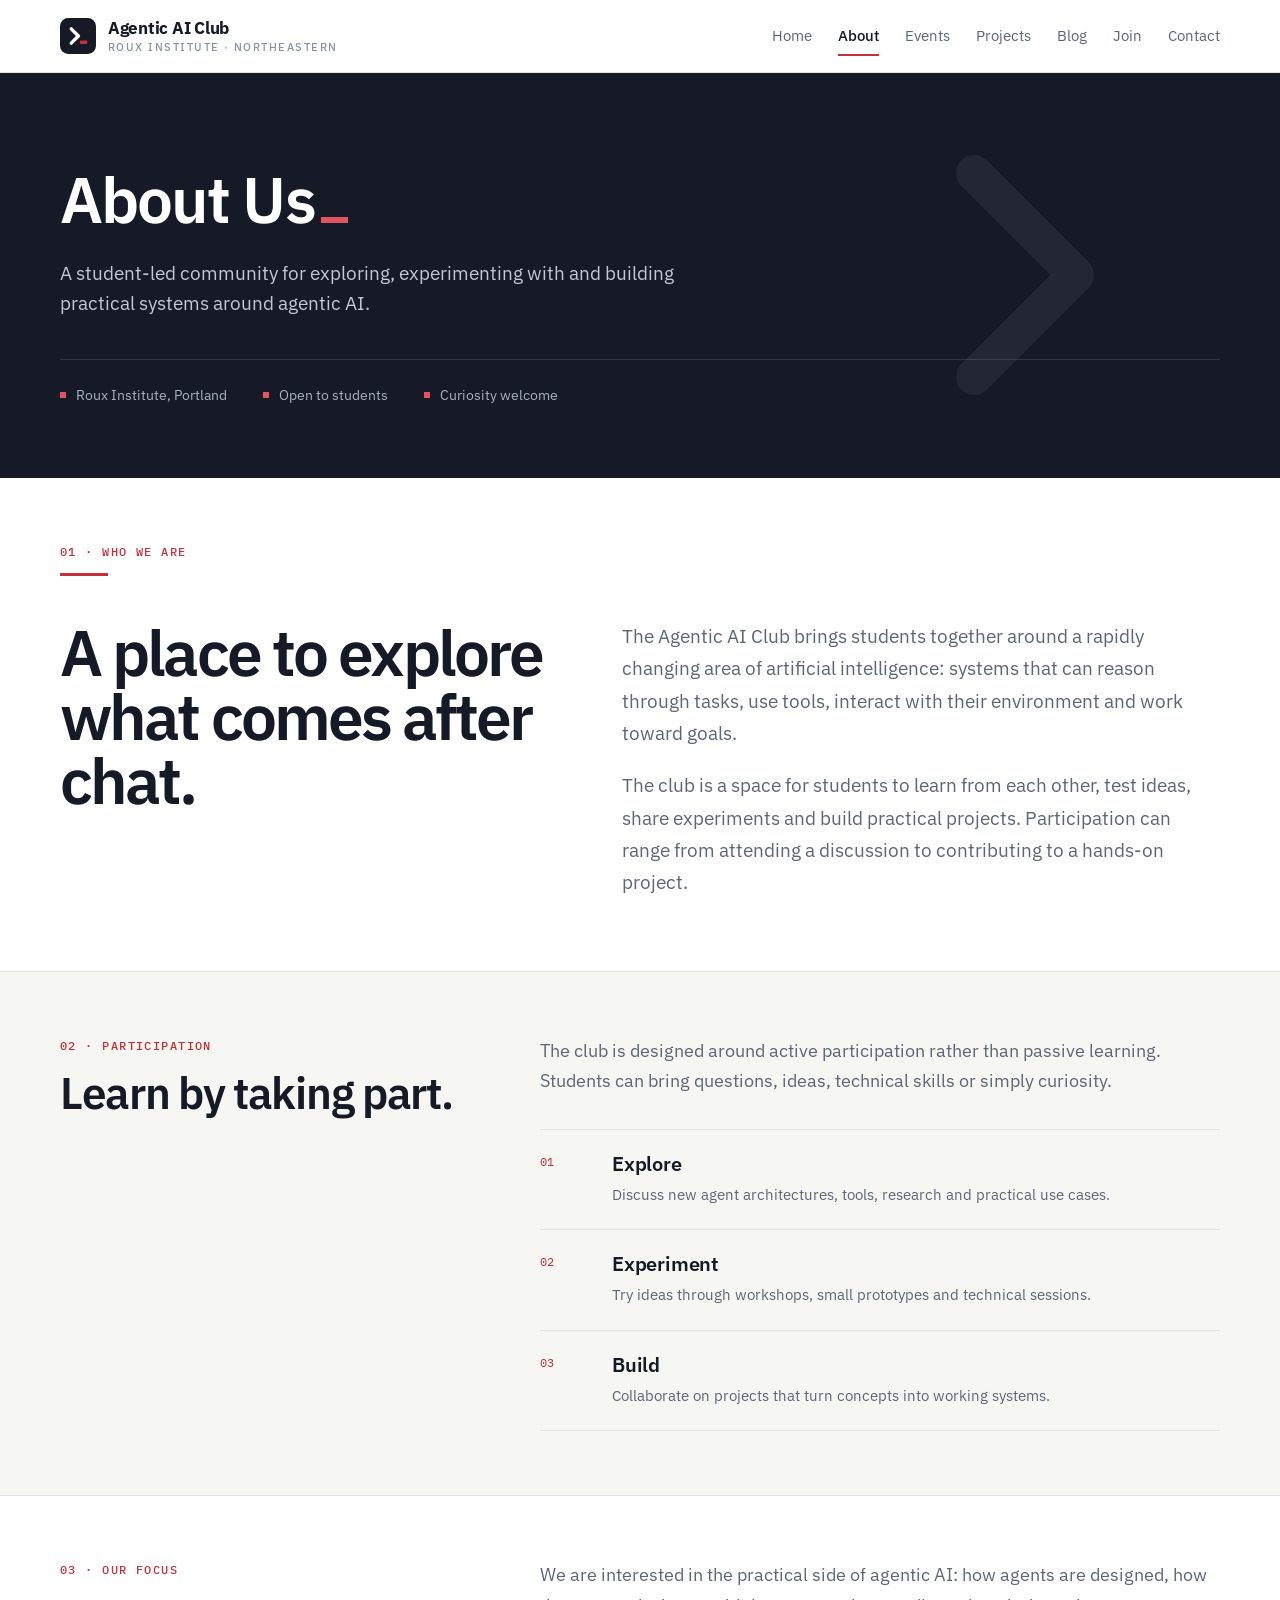
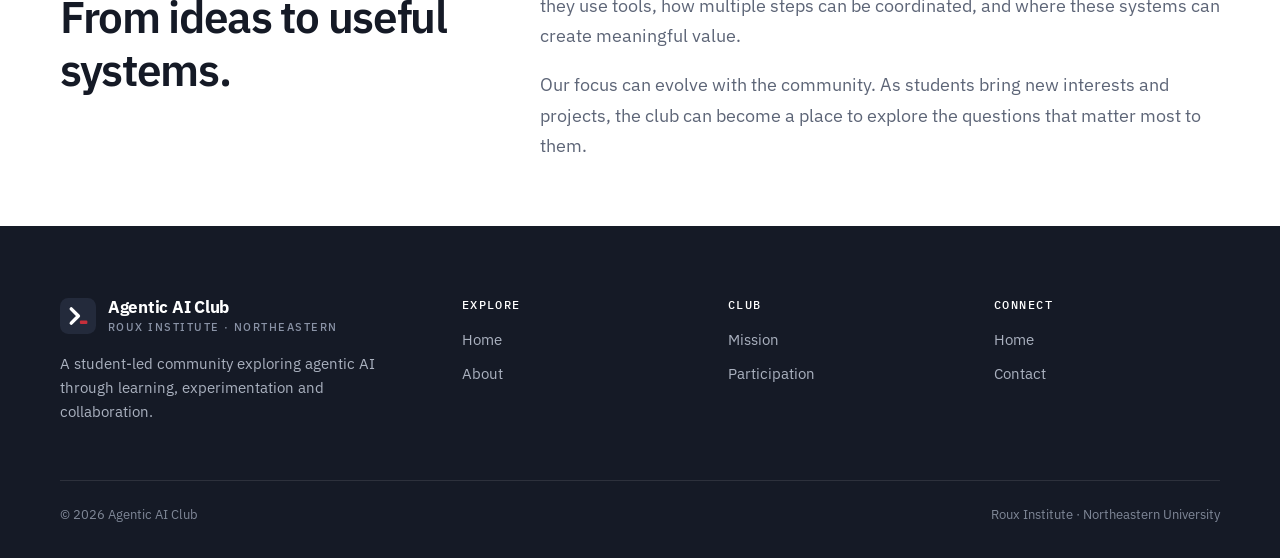
<file: about.html>
<!DOCTYPE html>
<html lang="en">
<head>
    <meta charset="UTF-8">
    <meta name="viewport" content="width=device-width, initial-scale=1.0">
    <title>About | Agentic AI Club</title>
    <meta name="description" content="About the Agentic AI Club at the Roux Institute, Northeastern University.">
    <link rel="icon" href="assets/favicon.svg" type="image/svg+xml">
    <link rel="preconnect" href="https://fonts.googleapis.com">
    <link rel="preconnect" href="https://fonts.gstatic.com" crossorigin>
    <link href="https://fonts.googleapis.com/css2?family=IBM+Plex+Mono:wght@400;500&family=IBM+Plex+Sans:wght@400;500;600;700&display=swap" rel="stylesheet">
    <link rel="stylesheet" href="css/style.css">
</head>
<body>
<a class="skip-link" href="#main">Skip to content</a>

<header class="topbar">
    <div class="wrap topbar__inner">
        <a class="logo" href="index.html" aria-label="Agentic AI Club home">
            <svg class="logo__mark" viewBox="0 0 48 48" aria-hidden="true">
                <rect class="logo__tile" width="48" height="48" rx="11" fill="#151a26"/>
                <path d="M15 14.5 24.5 24 15 33.5" fill="none" stroke="#fff" stroke-width="4.6" stroke-linecap="round" stroke-linejoin="round"/>
                <rect x="26.5" y="30" width="10" height="4.6" rx="1.4" fill="#c62f3b"/>
            </svg>
            <span class="logo__text"><span class="logo__name">Agentic AI Club</span><span class="logo__sub">Roux Institute · Northeastern</span></span>
        </a>

        <button class="nav-toggle" type="button" aria-expanded="false" aria-controls="site-nav">
            <span class="sr-only">Menu</span>
            <span class="nav-toggle__bar nav-toggle__bar--top"></span>
            <span class="nav-toggle__bar nav-toggle__bar--bottom"></span>
        </button>

        <nav id="site-nav" class="nav" aria-label="Main">
            <a href="index.html">Home</a>
            <a href="about.html" aria-current="page">About</a>
            <a href="events.html">Events</a>
            <a href="projects.html">Projects</a>
            <a href="blog.html">Blog</a>
            <a href="join.html">Join</a>
            <a href="contact.html">Contact</a>
        </nav>
    </div>
</header>

<main id="main">
    <section class="page-head">
        <svg class="page-head__glyph" viewBox="0 0 200 200" aria-hidden="true">
            <path d="M36 32 104 100 36 168" fill="none" stroke="rgba(255,255,255,0.06)" stroke-width="24" stroke-linecap="round" stroke-linejoin="round"/>
        </svg>
        <div class="wrap page-head__inner">
            <div class="page-head__content">
                
                <h1>About Us<span class="cursor" aria-hidden="true"></span></h1>
                <p class="lead">A student-led community for exploring, experimenting with and building practical systems around agentic AI.</p>
            </div>
            <ul class="facts">
                <li>Roux Institute, Portland</li>
                <li>Open to students</li>
                <li>Curiosity welcome</li>
            </ul>
        </div>
    </section>

    <section class="about-intro">
        <div class="wrap">
            <span class="label">01 · Who we are</span>
            <div class="home-rule"></div>
            <div class="about-intro__grid" style="margin-top: 44px;">
                <h2 class="about-intro__title">A place to explore what comes after chat.</h2>
                <div class="about-intro__copy">
                    <p>The Agentic AI Club brings students together around a rapidly changing area of artificial intelligence: systems that can reason through tasks, use tools, interact with their environment and work toward goals.</p>
                    <p>The club is a space for students to learn from each other, test ideas, share experiments and build practical projects. Participation can range from attending a discussion to contributing to a hands-on project.</p>
                </div>
            </div>
        </div>
    </section>

    <section class="about-block about-block--warm" id="participation">
        <div class="wrap">
            <div class="about-block__grid">
                <div>
                    <span class="label">02 · Participation</span>
                    <h2>Learn by taking part.</h2>
                </div>
                <div class="about-block__content">
                    <p>The club is designed around active participation rather than passive learning. Students can bring questions, ideas, technical skills or simply curiosity.</p>
                    <ul class="about-list">
                        <li><span class="about-list__number">01</span><div><h3>Explore</h3><p>Discuss new agent architectures, tools, research and practical use cases.</p></div></li>
                        <li><span class="about-list__number">02</span><div><h3>Experiment</h3><p>Try ideas through workshops, small prototypes and technical sessions.</p></div></li>
                        <li><span class="about-list__number">03</span><div><h3>Build</h3><p>Collaborate on projects that turn concepts into working systems.</p></div></li>
                    </ul>
                </div>
            </div>
        </div>
    </section>

    <section class="about-block">
        <div class="wrap">
            <div class="about-block__grid">
                <div>
                    <span class="label">03 · Our focus</span>
                    <h2>From ideas to useful systems.</h2>
                </div>
                <div class="about-block__content">
                    <p>We are interested in the practical side of agentic AI: how agents are designed, how they use tools, how multiple steps can be coordinated, and where these systems can create meaningful value.</p>
                    <p>Our focus can evolve with the community. As students bring new interests and projects, the club can become a place to explore the questions that matter most to them.</p>
                </div>
            </div>
        </div>
    </section>

    <!--<section class="cta-band">
        <div class="wrap cta-band__inner">
            <div>
                <h2>Curious about agentic AI?</h2>
                <p>Start by exploring what the club is working on and find a way to participate.</p>
            </div>
            <a class="btn btn--dark" href="index.html">Back to home <span class="btn__arrow" aria-hidden="true">→</span></a>
        </div>
    </section>-->
</main>

<footer class="footer">
    <div class="wrap">
        <div class="footer__grid">
            <div>
                <a class="logo" href="index.html" aria-label="Agentic AI Club home">
                    <svg class="logo__mark" viewBox="0 0 48 48" aria-hidden="true">
                        <rect class="logo__tile" width="48" height="48" rx="11" fill="#232a3b"/>
                        <path d="M15 14.5 24.5 24 15 33.5" fill="none" stroke="#fff" stroke-width="4.6" stroke-linecap="round" stroke-linejoin="round"/>
                        <rect x="26.5" y="30" width="10" height="4.6" rx="1.4" fill="#c62f3b"/>
                    </svg>
                    <span class="logo__text"><span class="logo__name">Agentic AI Club</span><span class="logo__sub">Roux Institute · Northeastern</span></span>
                </a>
                <p class="footer__about">A student-led community exploring agentic AI through learning, experimentation and collaboration.</p>
            </div>
            <div><h4>Explore</h4><ul><li><a href="index.html">Home</a></li><li><a href="about.html">About</a></li></ul></div>
            <div><h4>Club</h4><ul><li><a href="#">Mission</a></li><li><a href="#participation">Participation</a></li></ul></div>
            <div><h4>Connect</h4><ul><li><a href="index.html">Home</a></li><li><a href="contact.html">Contact</a></li></ul></div>
        </div>
        <div class="footer__bottom"><span>© <span data-year></span> Agentic AI Club</span><span>Roux Institute · Northeastern University</span></div>
    </div>
</footer>
<script src="js/club.js"></script>
</body>
</html>
</file>
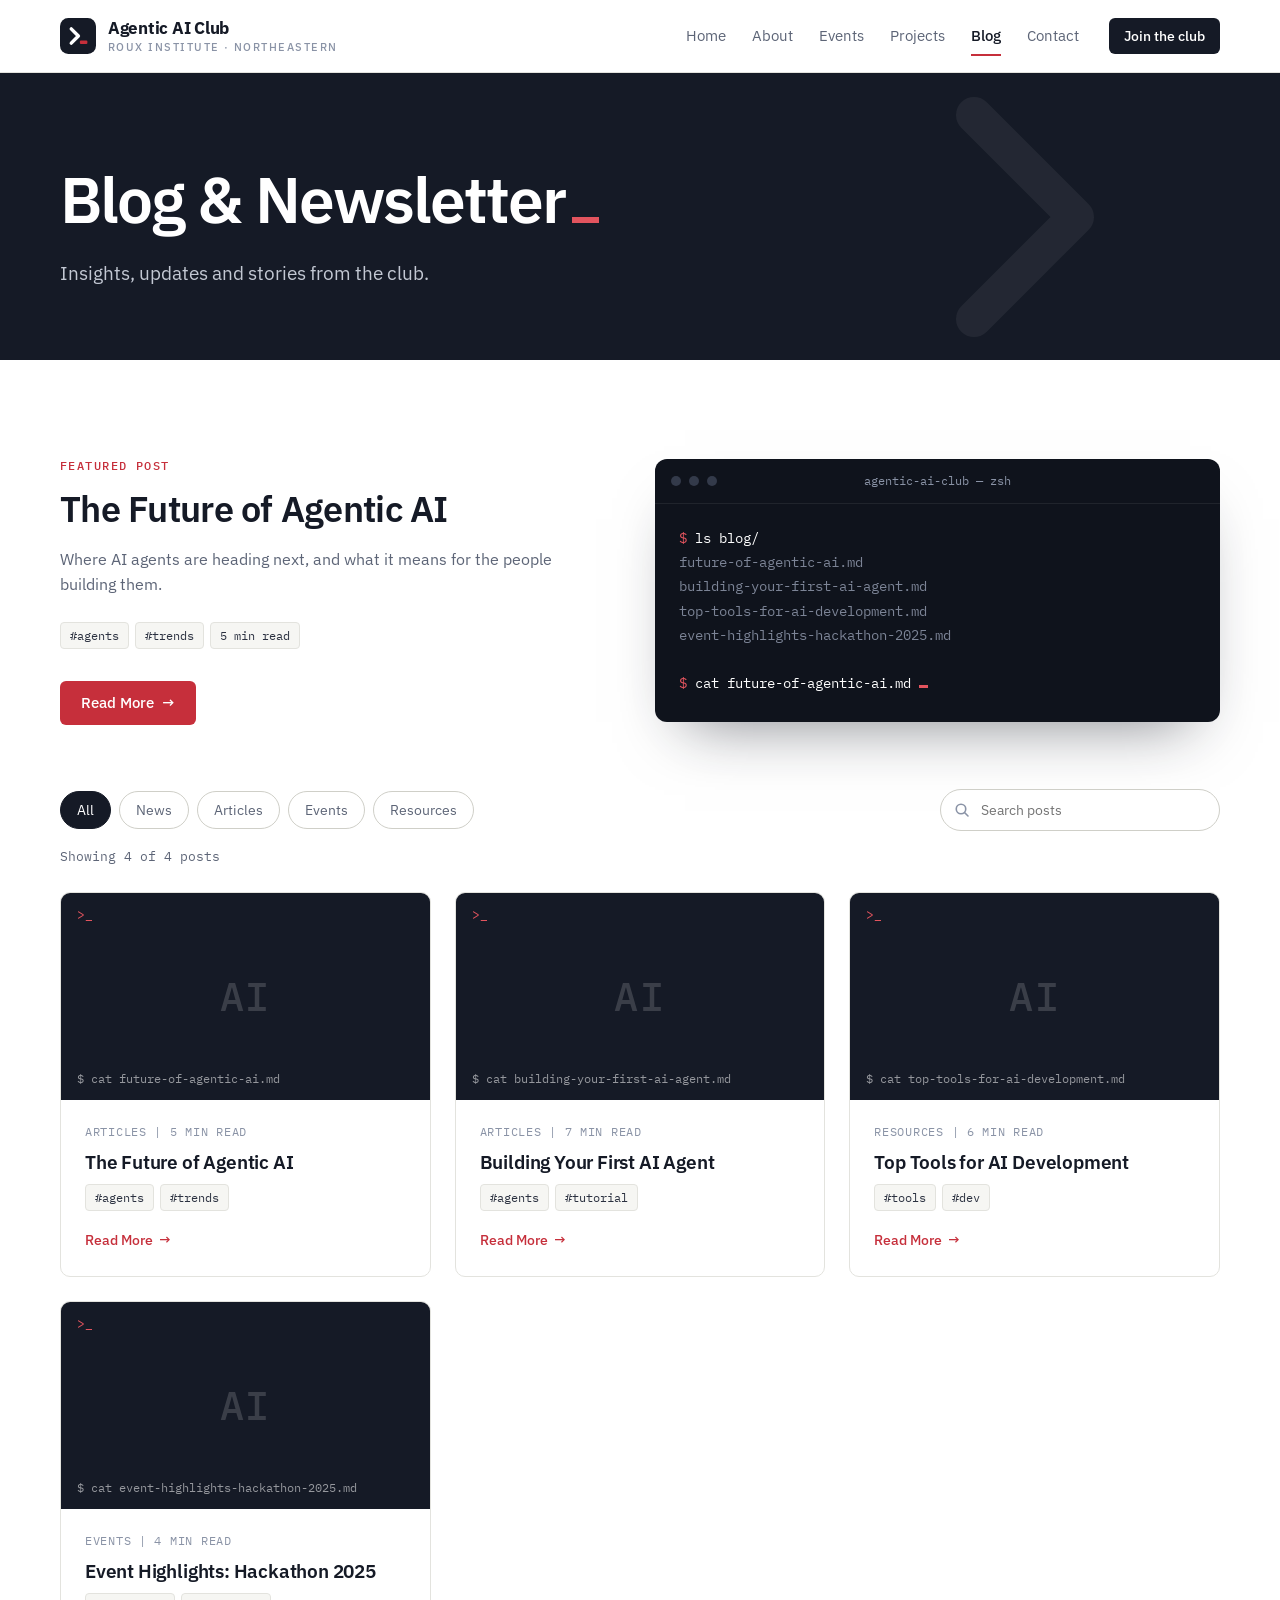
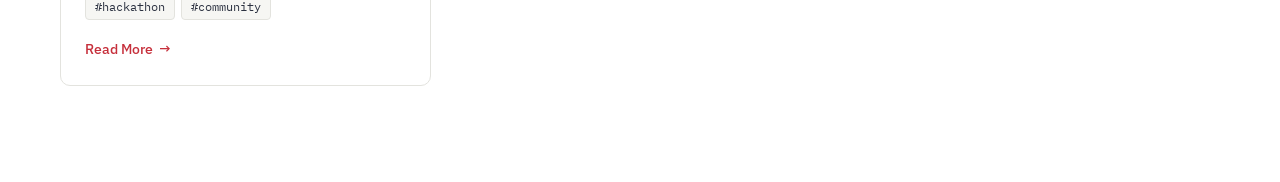
<file: blog.html>
<!DOCTYPE html>
<html lang="en">

<head>
    <meta charset="UTF-8">
    <meta name="viewport" content="width=device-width, initial-scale=1.0">

    <title>Blog & Newsletter | Agentic AI Club</title>

    <link rel="icon" href="assets/favicon.svg" type="image/svg+xml">

    <link rel="preconnect" href="https://fonts.googleapis.com">
    <link rel="preconnect" href="https://fonts.gstatic.com" crossorigin>
    <link href="https://fonts.googleapis.com/css2?family=IBM+Plex+Mono:wght@400;500&family=IBM+Plex+Sans:wght@400;500;600;700&display=swap" rel="stylesheet">

    <link rel="stylesheet" href="css/style.css">
</head>


<body>

    <a class="skip-link" href="#main">Skip to content</a>


    <!-- =========================
         NAVIGATION BAR
    ========================== -->

    <header class="topbar">
        <div class="wrap topbar__inner">

            <a class="logo" href="index.html" aria-label="Agentic AI Club home">
                <svg class="logo__mark" viewBox="0 0 48 48" aria-hidden="true" focusable="false">
                    <rect class="logo__tile" width="48" height="48" rx="11" fill="#151a26"/>
                    <path d="M15 14.5 24.5 24 15 33.5" fill="none" stroke="#fff" stroke-width="4.6" stroke-linecap="round" stroke-linejoin="round"/>
                    <rect x="26.5" y="30" width="10" height="4.6" rx="1.4" fill="#c62f3b"/>
                </svg>
                <span class="logo__text">
                    <span class="logo__name">Agentic AI Club</span>
                    <span class="logo__sub">Roux Institute · Northeastern</span>
                </span>
            </a>

            <button class="nav-toggle" type="button" aria-expanded="false" aria-controls="site-nav">
                <span class="sr-only">Menu</span>
                <span class="nav-toggle__bar nav-toggle__bar--top"></span>
                <span class="nav-toggle__bar nav-toggle__bar--bottom"></span>
            </button>

            <nav id="site-nav" class="nav" aria-label="Main">
                <a href="index.html">Home</a>
                <a href="about.html">About</a>
                <a href="events.html">Events</a>
                <a href="projects.html">Projects</a>
                <a href="blog.html" aria-current="page">Blog</a>
                <a href="contact.html">Contact</a>
                <a class="btn btn--dark btn--sm nav__cta" href="join.html">Join the club</a>
            </nav>

        </div>
    </header>



    <!-- =========================
         MAIN CONTENT
    ========================== -->

    <main id="main">


        <!-- =========================
             BLOG HERO
        ========================== -->

        <section class="page-head">
            <svg class="page-head__glyph" viewBox="0 0 200 200" aria-hidden="true" focusable="false">
                <path d="M36 32 104 100 36 168" fill="none" stroke="rgba(255,255,255,0.06)" stroke-width="24" stroke-linecap="round" stroke-linejoin="round"/>
            </svg>

            <div class="wrap page-head__inner">
                <div class="page-head__content">
                   
                    <h1>Blog & Newsletter<span class="cursor" aria-hidden="true"></span></h1>
                    <p class="lead">Insights, updates and stories from the club.</p>
                </div>
            </div>
        </section>



        <!-- =========================
             BLOG SECTION
        ========================== -->

        <section class="section blog-section container">


            <!-- =========================
                 FEATURED POST
            ========================== -->

            <div class="spotlight blog-spotlight">

                <div>
                    <span class="label">Featured post</span>
                    <h2>The Future of Agentic AI</h2>
                    <p class="spotlight__desc">
                        Where AI agents are heading next, and what it means for the
                        people building them.
                    </p>

                    <ul class="chips" aria-label="Post tags">
                        <li>#agents</li>
                        <li>#trends</li>
                        <li>5 min read</li>
                    </ul>

                    <div class="spotlight__actions">
                        <a href="#" class="btn btn--primary">
                            Read More <span class="btn__arrow" aria-hidden="true">→</span>
                        </a>
                    </div>
                </div>

                <figure class="terminal" aria-label="Terminal listing the blog posts">
                    <div class="terminal__bar" aria-hidden="true">
                        <span></span><span></span><span></span>
                        <p class="terminal__title">agentic-ai-club — zsh</p>
                    </div>
<pre class="terminal__body" data-type-target><span class="t-prompt">$</span> <span class="t-strong">ls blog/</span>
<span class="t-dim">future-of-agentic-ai.md
building-your-first-ai-agent.md
top-tools-for-ai-development.md
event-highlights-hackathon-2025.md</span>

<span class="t-prompt">$</span> <span class="t-strong">cat future-of-agentic-ai.md</span> <span class="t-cursor" aria-hidden="true"></span></pre>
                </figure>

            </div>


            <!-- =========================
                 FILTERS + SEARCH
            ========================== -->

            <div class="toolbar blog-toolbar">

                <div
                    class="filter-row"
                    role="group"
                    aria-label="Blog categories"
                >
                    <button class="filter active" type="button" data-filter="all" aria-pressed="true">All</button>
                    <button class="filter" type="button" data-filter="news" aria-pressed="false">News</button>
                    <button class="filter" type="button" data-filter="articles" aria-pressed="false">Articles</button>
                    <button class="filter" type="button" data-filter="events" aria-pressed="false">Events</button>
                    <button class="filter" type="button" data-filter="resources" aria-pressed="false">Resources</button>
                </div>

                <label class="search">
                    <span class="sr-only">Search posts</span>
                    <svg viewBox="0 0 16 16" fill="none" stroke="currentColor" stroke-width="1.6" stroke-linecap="round" aria-hidden="true">
                        <circle cx="7" cy="7" r="4.75"/>
                        <path d="m10.5 10.5 3.5 3.5"/>
                    </svg>
                    <input type="search" placeholder="Search posts" data-blog-search>
                </label>

            </div>

            <p class="result-count" data-blog-count aria-live="polite"></p>


            <!-- =========================
                 BLOG CARDS
            ========================== -->

            <div class="post-grid">


                <!-- CARD 1 -->

                <article
                    class="post-card"
                    data-category="articles" data-tags="agents trends"
                >

                    <div class="post-image">

                        <span class="post-file">$ cat future-of-agentic-ai.md</span>
                        <span class="image-placeholder">
                            AI
                        </span>

                    </div>


                    <div class="post-content">

                        <span class="post-meta">
                            Articles | 5 min read
                        </span>

                        <h3>
                            The Future of Agentic AI
                        </h3>

                        <ul class="chips post-tags" aria-label="Tags">
                            <li>#agents</li>
                            <li>#trends</li>
                        </ul>

                        <a
                            href="#"
                            class="read-more"
                        >
                            Read More
                            <span>→</span>
                        </a>

                    </div>

                </article>



                <!-- CARD 2 -->

                <article
                    class="post-card"
                    data-category="articles" data-tags="agents tutorial"
                >

                    <div class="post-image">

                        <span class="post-file">$ cat building-your-first-ai-agent.md</span>
                        <span class="image-placeholder">
                            AI
                        </span>

                    </div>


                    <div class="post-content">

                        <span class="post-meta">
                            Articles | 7 min read
                        </span>

                        <h3>
                            Building Your First AI Agent
                        </h3>

                        <ul class="chips post-tags" aria-label="Tags">
                            <li>#agents</li>
                            <li>#tutorial</li>
                        </ul>

                        <a
                            href="#"
                            class="read-more"
                        >
                            Read More
                            <span>→</span>
                        </a>

                    </div>

                </article>



                <!-- CARD 3 -->

                <article
                    class="post-card"
                    data-category="resources" data-tags="tools dev"
                >

                    <div class="post-image">

                        <span class="post-file">$ cat top-tools-for-ai-development.md</span>
                        <span class="image-placeholder">
                            AI
                        </span>

                    </div>


                    <div class="post-content">

                        <span class="post-meta">
                            Resources | 6 min read
                        </span>

                        <h3>
                            Top Tools for AI Development
                        </h3>

                        <ul class="chips post-tags" aria-label="Tags">
                            <li>#tools</li>
                            <li>#dev</li>
                        </ul>

                        <a
                            href="#"
                            class="read-more"
                        >
                            Read More
                            <span>→</span>
                        </a>

                    </div>

                </article>



                <!-- CARD 4 -->

                <article
                    class="post-card"
                    data-category="events" data-tags="hackathon community"
                >

                    <div class="post-image">

                        <span class="post-file">$ cat event-highlights-hackathon-2025.md</span>
                        <span class="image-placeholder">
                            AI
                        </span>

                    </div>


                    <div class="post-content">

                        <span class="post-meta">
                            Events | 4 min read
                        </span>

                        <h3>
                            Event Highlights: Hackathon 2025
                        </h3>

                        <ul class="chips post-tags" aria-label="Tags">
                            <li>#hackathon</li>
                            <li>#community</li>
                        </ul>

                        <a
                            href="#"
                            class="read-more"
                        >
                            Read More
                            <span>→</span>
                        </a>

                    </div>

                </article>

            </div>


            <!-- Shown when a category has no posts -->

            <p
                class="empty-state"
                hidden
            >
                No posts found in this category.
            </p>

        </section>



        <!-- =========================
             NEWSLETTER
        ========================== 

        <section class="newsletter-band">

            <div class="container newsletter-inner">


                 Newsletter text

                <div class="newsletter-copy">

                    <div class="newsletter-icon">
                        ✉
                    </div>

                    <div>

                        <h2>
                            Subscribe to our Newsletter
                        </h2>

                        <p>
                            Get the latest updates, events and resources.
                        </p>

                    </div>

                </div>



                 Newsletter form 

                <div class="newsletter-box">

                    <form
                        class="newsletter-form"
                        novalidate
                        data-newsletter
                    >

                        <div class="newsletter-fields">

                            <div class="newsletter-field">
                                <label class="sr-only" for="newsletter-name">First name</label>
                                <input
                                    id="newsletter-name"
                                    name="name"
                                    type="text"
                                    placeholder="Your first name"
                                    autocomplete="given-name"
                                    aria-describedby="newsletter-name-error"
                                >
                                <p class="newsletter-error" id="newsletter-name-error" aria-live="polite"></p>
                            </div>

                            <div class="newsletter-field">
                                <label class="sr-only" for="newsletter-email">Email address</label>
                                <input
                                    id="newsletter-email"
                                    name="email"
                                    type="email"
                                    placeholder="Enter your email"
                                    autocomplete="email"
                                    aria-describedby="newsletter-email-error"
                                >
                                <p class="newsletter-error" id="newsletter-email-error" aria-live="polite"></p>
                            </div>

                        </div>

                        <button
                            class="btn btn--primary"
                            type="submit"
                        >
                            Subscribe
                        </button>

                    </form>

                    <div class="newsletter-success" data-newsletter-success tabindex="-1" hidden>
                        <p class="kicker"><span class="kicker__prompt">$</span> subscribed</p>
                        <h3>Thanks, <span data-newsletter-name></span>. You're in.</h3>
                        <p>
                            We'll send the latest updates, events and resources to
                            <strong data-newsletter-email></strong>.
                        </p>
                    </div>

                </div>

            </div>

        </section>-->

    </main>



    <!-- =========================
         FOOTER
    ========================== 

    <footer class="footer">
        <div class="wrap">

            <div class="footer__grid">
                <div class="footer__brand">
                    <a class="logo" href="index.html" aria-label="Agentic AI Club home">
                        <svg class="logo__mark" viewBox="0 0 48 48" aria-hidden="true" focusable="false">
                            <rect class="logo__tile" width="48" height="48" rx="11" fill="#151a26"/>
                            <path d="M15 14.5 24.5 24 15 33.5" fill="none" stroke="#fff" stroke-width="4.6" stroke-linecap="round" stroke-linejoin="round"/>
                            <rect x="26.5" y="30" width="10" height="4.6" rx="1.4" fill="#c62f3b"/>
                        </svg>
                        <span class="logo__text">
                            <span class="logo__name">Agentic AI Club</span>
                            <span class="logo__sub">Roux Institute · Northeastern</span>
                        </span>
                    </a>
                </div>

                <div>
                    <h4>Club</h4>
                    <ul>
                        <li><a href="index.html">Home</a></li>
                        <li><a href="about.html">About</a></li>
                        <li><a href="events.html">Events</a></li>
                        <li><a href="projects.html">Projects</a></li>
                    </ul>
                </div>

                <div>
                    <h4>Get involved</h4>
                    <ul>
                        <li><a href="join.html">Join the club</a></li>
                        <li><a href="blog.html">Blog &amp; newsletter</a></li>
                        <li><a href="faq.html">FAQ</a></li>
                        <li><a href="contact.html">Contact</a></li>
                    </ul>
                </div>

                <div>
                    <h4>Follow</h4>
                    <ul>
                        <li><a href="#">LinkedIn</a></li>
                        <li><a href="#">X</a></li>
                        <li><a href="#">GitHub</a></li>
                    </ul>
                </div>
            </div>

            <div class="footer__bottom">
                <span>© 2025 Agentic AI Club. All rights reserved.</span>
            </div>

        </div>
    </footer>-->



    <!-- JavaScript -->
    <script src="js/main.js"></script>

</body>

</html>
</file>
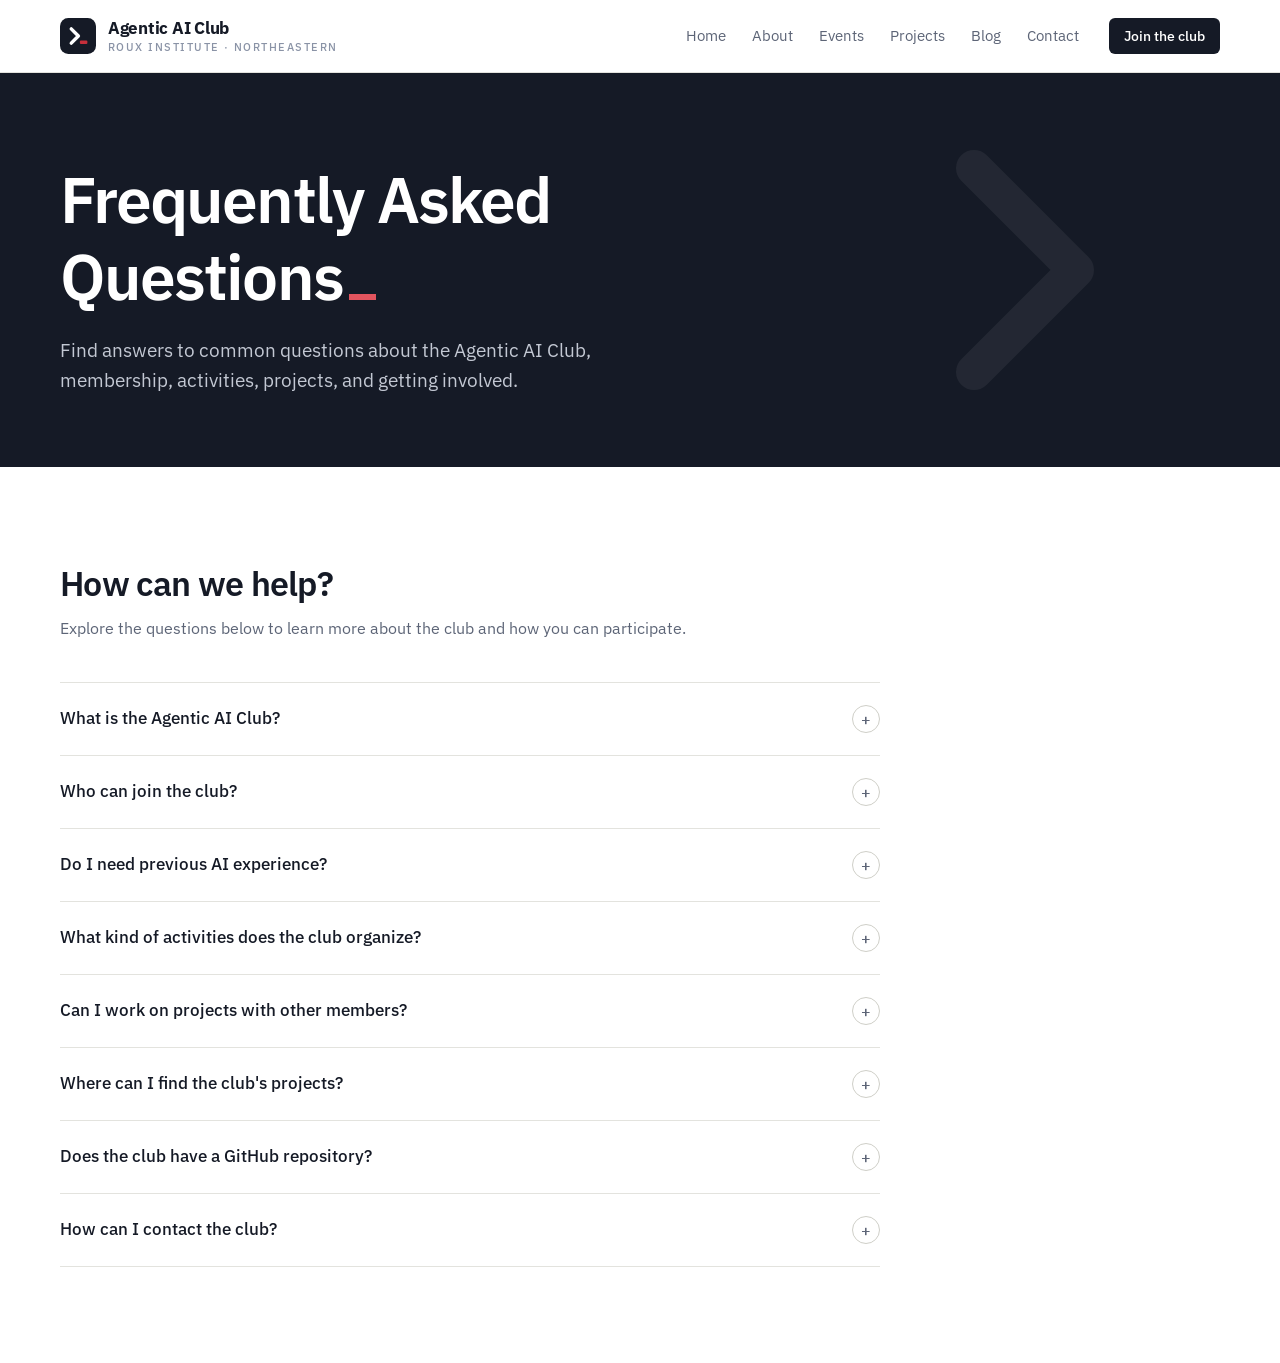
<file: faq.html>
<!DOCTYPE html>
<html lang="en">
<head>
    <meta charset="UTF-8">
    <meta name="viewport" content="width=device-width, initial-scale=1.0">

    <title>FAQ | Agentic AI Club</title>

    <link rel="icon" href="assets/favicon.svg" type="image/svg+xml">

    <link rel="preconnect" href="https://fonts.googleapis.com">
    <link rel="preconnect" href="https://fonts.gstatic.com" crossorigin>
    <link href="https://fonts.googleapis.com/css2?family=IBM+Plex+Mono:wght@400;500&family=IBM+Plex+Sans:wght@400;500;600;700&display=swap" rel="stylesheet">

    <link rel="stylesheet" href="css/style.css">
</head>

<body>

    <a class="skip-link" href="#main">Skip to content</a>


  <!-- =========================
       NAVBAR
  ========================== -->
  <header class="topbar">
        <div class="wrap topbar__inner">

            <a class="logo" href="index.html" aria-label="Agentic AI Club home">
                <svg class="logo__mark" viewBox="0 0 48 48" aria-hidden="true" focusable="false">
                    <rect class="logo__tile" width="48" height="48" rx="11" fill="#151a26"/>
                    <path d="M15 14.5 24.5 24 15 33.5" fill="none" stroke="#fff" stroke-width="4.6" stroke-linecap="round" stroke-linejoin="round"/>
                    <rect x="26.5" y="30" width="10" height="4.6" rx="1.4" fill="#c62f3b"/>
                </svg>
                <span class="logo__text">
                    <span class="logo__name">Agentic AI Club</span>
                    <span class="logo__sub">Roux Institute · Northeastern</span>
                </span>
            </a>

            <button class="nav-toggle" type="button" aria-expanded="false" aria-controls="site-nav">
                <span class="sr-only">Menu</span>
                <span class="nav-toggle__bar nav-toggle__bar--top"></span>
                <span class="nav-toggle__bar nav-toggle__bar--bottom"></span>
            </button>

            <nav id="site-nav" class="nav" aria-label="Main">
                <a href="index.html">Home</a>
                <a href="about.html">About</a>
                <a href="events.html">Events</a>
                <a href="projects.html">Projects</a>
                <a href="blog.html">Blog</a>
                <a href="contact.html">Contact</a>
                <a class="btn btn--dark btn--sm nav__cta" href="join.html">Join the club</a>
            </nav>

        </div>
    </header>


  <!-- =========================
       FAQ HERO
  ========================== -->
  <main id="main">

    <section class="page-head">
            <svg class="page-head__glyph" viewBox="0 0 200 200" aria-hidden="true" focusable="false">
                <path d="M36 32 104 100 36 168" fill="none" stroke="rgba(255,255,255,0.06)" stroke-width="24" stroke-linecap="round" stroke-linejoin="round"/>
            </svg>

            <div class="wrap page-head__inner">
                <div class="page-head__content">
                    
                    <h1>Frequently Asked Questions<span class="cursor" aria-hidden="true"></span></h1>
                    <p class="lead">Find answers to common questions about the Agentic AI Club, membership, activities, projects, and getting involved.</p>
                </div>
            </div>
        </section>


    <!-- =========================
         FAQ SECTION
    ========================== -->
    <section class="section faq-section">

      <div class="container">

        <div class="section-heading">



          <h2>
            How can we help?
          </h2>

          <p>
            Explore the questions below to learn more about the club
            and how you can participate.
          </p>

        </div>


        <!-- FAQ LIST -->
        <div class="faq-list">


          <!-- FAQ 1 -->
          <div class="faq-item" id="faq-who">

            <button
              class="faq-question"
              type="button"
              aria-expanded="false"
            >
              <span>What is the Agentic AI Club?</span>

              <span class="faq-icon">+</span>
            </button>

            <div class="faq-answer">
              <p>
                The Agentic AI Club is a student-focused community
                centered around learning, exploring, and building
                projects involving agentic artificial intelligence.
              </p>
            </div>

          </div>


          <!-- FAQ 2 -->
          <div class="faq-item" id="faq-experience">

            <button
              class="faq-question"
              type="button"
              aria-expanded="false"
            >
              <span>Who can join the club?</span>

              <span class="faq-icon">+</span>
            </button>

            <div class="faq-answer">
              <p>
                Students interested in artificial intelligence,
                agentic systems, software development, research,
                experimentation, or technology can participate.
              </p>
            </div>

          </div>


          <!-- FAQ 3 -->
          <div class="faq-item" id="faq-projects">

            <button
              class="faq-question"
              type="button"
              aria-expanded="false"
            >
              <span>Do I need previous AI experience?</span>

              <span class="faq-icon">+</span>
            </button>

            <div class="faq-answer">
              <p>
                Previous AI experience is not necessarily required.
                The club can provide opportunities to learn concepts,
                explore tools, collaborate with others, and develop
                practical projects.
              </p>
            </div>

          </div>


          <!-- FAQ 4 -->
          <div class="faq-item" id="faq-github">

            <button
              class="faq-question"
              type="button"
              aria-expanded="false"
            >
              <span>What kind of activities does the club organize?</span>

              <span class="faq-icon">+</span>
            </button>

            <div class="faq-answer">
              <p>
                Activities may include workshops, discussions,
                project development, demonstrations, technical
                sessions, collaborative experiments, and other
                learning-focused events.
              </p>
            </div>

          </div>


          <!-- FAQ 5 -->
          <div class="faq-item">

            <button
              class="faq-question"
              type="button"
              aria-expanded="false"
            >
              <span>Can I work on projects with other members?</span>

              <span class="faq-icon">+</span>
            </button>

            <div class="faq-answer">
              <p>
                Yes. Collaboration is an important part of a student
                technology community. Members can work together to
                explore ideas and build practical projects.
              </p>
            </div>

          </div>


          <!-- FAQ 6 -->
          <div class="faq-item">

            <button
              class="faq-question"
              type="button"
              aria-expanded="false"
            >
              <span>Where can I find the club's projects?</span>

              <span class="faq-icon">+</span>
            </button>

            <div class="faq-answer">
              <p>
                The Projects section of the website can showcase
                projects created by club members. Relevant source
                code and repositories can also be shared through
                the club's GitHub repository.
              </p>
            </div>

          </div>


          <!-- FAQ 7 -->
          <div class="faq-item">

            <button
              class="faq-question"
              type="button"
              aria-expanded="false"
            >
              <span>Does the club have a GitHub repository?</span>

              <span class="faq-icon">+</span>
            </button>

            <div class="faq-answer">
              <p>
                Yes. The club's GitHub repository can be used to
                organize and share projects, source code, and other
                technical work created by the community.
              </p>
            </div>

          </div>


          <!-- FAQ 8 -->
          <div class="faq-item">

            <button
              class="faq-question"
              type="button"
              aria-expanded="false"
            >
              <span>How can I contact the club?</span>

              <span class="faq-icon">+</span>
            </button>

            <div class="faq-answer">
              <p>
                You can use the Contact page to send a message to
                the club or find the available contact and social
                media information.
              </p>
            </div>

          </div>


        </div>

      </div>

    </section>


    <!-- =========================
         STILL HAVE QUESTIONS
    ==========================
    <section class="newsletter-band">

      <div class="container newsletter-inner">

        <div>
          <p class="eyebrow">
            Still have questions?
          </p>

          <h2>
            Get in touch with the club.
          </h2>

          <p>
            If you cannot find the answer you're looking for,
            contact the club directly.
          </p>
        </div>

        <a href="contact.html" class="btn btn--primary">
          Contact Us
        </a>

      </div>

    </section>-->

  </main>


  <!-- =========================
       FOOTER
  ==========================
  <footer class="footer">
        <div class="wrap">

            <div class="footer__grid">
                <div class="footer__brand">
                    <a class="logo" href="index.html" aria-label="Agentic AI Club home">
                        <svg class="logo__mark" viewBox="0 0 48 48" aria-hidden="true" focusable="false">
                            <rect class="logo__tile" width="48" height="48" rx="11" fill="#151a26"/>
                            <path d="M15 14.5 24.5 24 15 33.5" fill="none" stroke="#fff" stroke-width="4.6" stroke-linecap="round" stroke-linejoin="round"/>
                            <rect x="26.5" y="30" width="10" height="4.6" rx="1.4" fill="#c62f3b"/>
                        </svg>
                        <span class="logo__text">
                            <span class="logo__name">Agentic AI Club</span>
                            <span class="logo__sub">Roux Institute · Northeastern</span>
                        </span>
                    </a>
                </div>

                <div>
                    <h4>Club</h4>
                    <ul>
                        <li><a href="index.html">Home</a></li>
                        <li><a href="about.html">About</a></li>
                        <li><a href="events.html">Events</a></li>
                        <li><a href="projects.html">Projects</a></li>
                    </ul>
                </div>

                <div>
                    <h4>Get involved</h4>
                    <ul>
                        <li><a href="join.html">Join the club</a></li>
                        <li><a href="blog.html">Blog &amp; newsletter</a></li>
                        <li><a href="faq.html">FAQ</a></li>
                        <li><a href="contact.html">Contact</a></li>
                    </ul>
                </div>

                <div>
                    <h4>Follow</h4>
                    <ul>
                        <li><a href="#">LinkedIn</a></li>
                        <li><a href="#">X</a></li>
                        <li><a href="#">GitHub</a></li>
                    </ul>
                </div>
            </div>

            <div class="footer__bottom">
                <span>© 2026 Agentic AI Club. All rights reserved.</span>
            </div>

        </div>
    </footer>


   Main JavaScript -->
  <script src="js/main.js"></script>

</body>
</html>
</file>
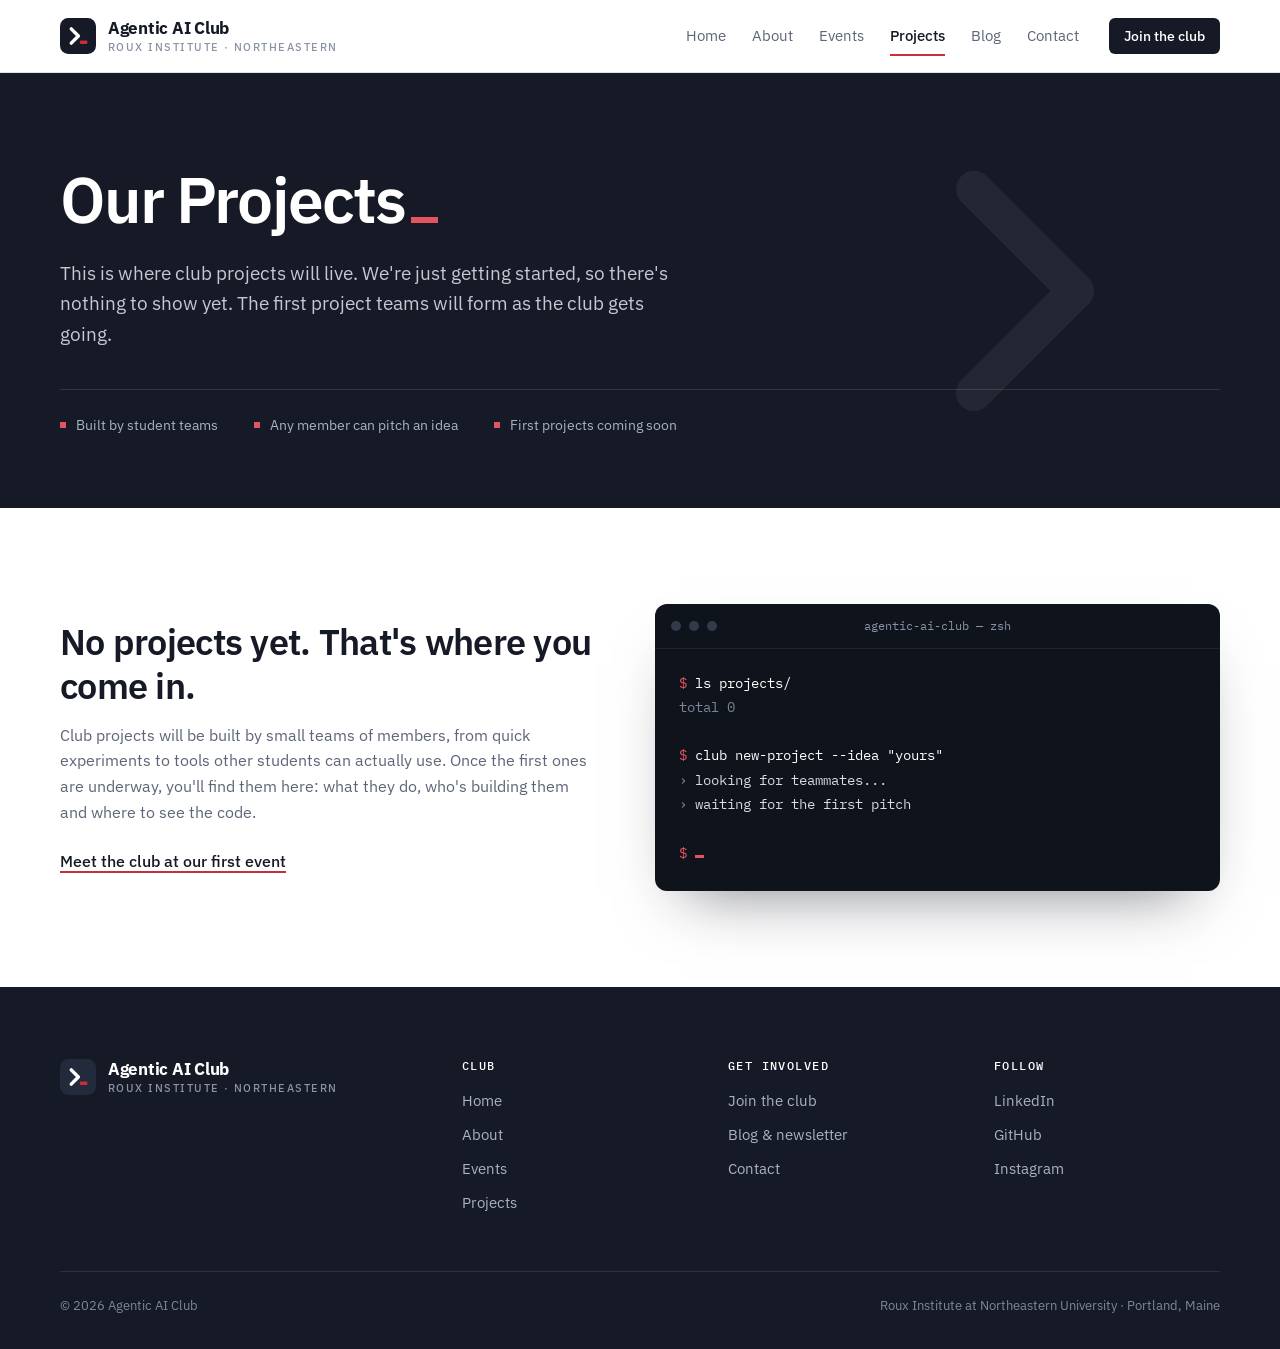
<file: projects.html>
<!DOCTYPE html>
<html lang="en">

<head>
    <meta charset="UTF-8">
    <meta name="viewport" content="width=device-width, initial-scale=1.0">

    <title>Our Projects | Agentic AI Club</title>
    <meta name="description" content="Projects built by members of the Agentic AI Club at the Roux Institute, Northeastern University.">

    <link rel="icon" href="assets/favicon.svg" type="image/svg+xml">

    <link rel="preconnect" href="https://fonts.googleapis.com">
    <link rel="preconnect" href="https://fonts.gstatic.com" crossorigin>
    <link href="https://fonts.googleapis.com/css2?family=IBM+Plex+Mono:wght@400;500&family=IBM+Plex+Sans:wght@400;500;600;700&display=swap" rel="stylesheet">

    <link rel="stylesheet" href="css/style.css">
</head>

<body>

    <a class="skip-link" href="#main">Skip to content</a>


    <!-- ========================================
         HEADER
    ======================================== -->

    <header class="topbar">
        <div class="wrap topbar__inner">

            <a class="logo" href="index.html" aria-label="Agentic AI Club home">
                <svg class="logo__mark" viewBox="0 0 48 48" aria-hidden="true" focusable="false">
                    <rect class="logo__tile" width="48" height="48" rx="11" fill="#151a26"/>
                    <path d="M15 14.5 24.5 24 15 33.5" fill="none" stroke="#fff" stroke-width="4.6" stroke-linecap="round" stroke-linejoin="round"/>
                    <rect x="26.5" y="30" width="10" height="4.6" rx="1.4" fill="#c62f3b"/>
                </svg>
                <span class="logo__text">
                    <span class="logo__name">Agentic AI Club</span>
                    <span class="logo__sub">Roux Institute · Northeastern</span>
                </span>
            </a>

            <button class="nav-toggle" type="button" aria-expanded="false" aria-controls="site-nav">
                <span class="sr-only">Menu</span>
                <span class="nav-toggle__bar nav-toggle__bar--top"></span>
                <span class="nav-toggle__bar nav-toggle__bar--bottom"></span>
            </button>

            <nav id="site-nav" class="nav" aria-label="Main">
                <a href="index.html">Home</a>
                <a href="about.html">About</a>
                <a href="events.html">Events</a>
                <a href="projects.html" aria-current="page">Projects</a>
                <a href="blog.html">Blog</a>
                <a href="contact.html">Contact</a>
                <a class="btn btn--dark btn--sm nav__cta" href="join.html">Join the club</a>
            </nav>

        </div>
    </header>


    <main id="main">

        <!-- ========================================
             PAGE HEADER
        ======================================== -->

        <section class="page-head">
            <svg class="page-head__glyph" viewBox="0 0 200 200" aria-hidden="true" focusable="false">
                <path d="M36 32 104 100 36 168" fill="none" stroke="rgba(255,255,255,0.06)" stroke-width="24" stroke-linecap="round" stroke-linejoin="round"/>
            </svg>

            <div class="wrap page-head__inner">
                <div class="page-head__content">
                    
                    <h1>Our Projects<span class="cursor" aria-hidden="true"></span></h1>
                    <p class="lead">
                        This is where club projects will live. We're just getting started, so there's
                        nothing to show yet. The first project teams will form as the club gets going.
                    </p>
                </div>

                <ul class="facts">
                    <li>Built by student teams</li>
                    <li>Any member can pitch an idea</li>
                    <li>First projects coming soon</li>
                </ul>
            </div>
        </section>


        <!-- ========================================
             COMING SOON
        ======================================== -->

        <section class="section" aria-labelledby="soon-title">
            <div class="wrap spotlight">

                <div>
                    <h2 id="soon-title">No projects yet. That's where you come in.</h2>
                    <p class="spotlight__desc">
                        Club projects will be built by small teams of members, from quick experiments to
                        tools other students can actually use. Once the first ones are underway, you'll
                        find them here: what they do, who's building them and where to see the code.
                    </p>
                    <a class="text-link" href="events.html">Meet the club at our first event</a>
                </div>

                <figure class="terminal" aria-label="Terminal showing an empty projects folder">
                    <div class="terminal__bar" aria-hidden="true">
                        <span></span><span></span><span></span>
                        <p class="terminal__title">agentic-ai-club — zsh</p>
                    </div>
<pre class="terminal__body"><span class="t-prompt">$</span> <span class="t-strong">ls projects/</span>
<span class="t-dim">total 0</span>

<span class="t-prompt">$</span> <span class="t-strong">club new-project --idea "yours"</span>
<span class="t-dim">› </span>looking for teammates...
<span class="t-dim">› </span>waiting for the first pitch

<span class="t-prompt">$</span> <span class="t-cursor"></span></pre>
                </figure>

            </div>
        </section>


        <!-- ========================================
             ALL PROJECTS
             Uncomment this section once the first projects exist.
             Copy one <article class="project"> per project.
             data-status: "in-progress" or "shipped".
             data-open: "true" if the team wants contributors.
        ======================================== -->

        <!--
        <section class="section section--warm" aria-labelledby="all-title">
            <div class="wrap">

                <div class="section-head">
                    <div>
                        <h2 id="all-title">All projects</h2>
                        <p>Filter by status, or search by name, tool or language.</p>
                    </div>
                </div>

                <div class="toolbar">
                    <div class="tabs" role="group" aria-label="Filter projects by status">
                        <button class="tab" type="button" data-project-filter="all" aria-pressed="true">All</button>
                        <button class="tab" type="button" data-project-filter="in-progress" aria-pressed="false">In progress</button>
                        <button class="tab" type="button" data-project-filter="shipped" aria-pressed="false">Shipped</button>
                        <button class="tab" type="button" data-project-filter="open" aria-pressed="false">Open to contributors</button>
                    </div>

                    <label class="search">
                        <span class="sr-only">Search projects</span>
                        <svg viewBox="0 0 16 16" fill="none" stroke="currentColor" stroke-width="1.6" stroke-linecap="round" aria-hidden="true">
                            <circle cx="7" cy="7" r="4.75"/>
                            <path d="m10.5 10.5 3.5 3.5"/>
                        </svg>
                        <input type="search" placeholder="Search projects" data-project-search>
                    </label>
                </div>

                <p class="result-count" data-project-count aria-live="polite"></p>

                <div class="project-grid" data-project-grid>

                    <article class="project" data-status="in-progress" data-open="true">
                        <div class="project__top">
                            <div class="project__badges">
                                <span class="status status--progress">In progress</span>
                                <span class="tag-open">Contributors wanted</span>
                            </div>
                            <span class="project__term">Spring 2027</span>
                        </div>
                        <h3>Project name</h3>
                        <p class="project__desc">One or two sentences about what it does and who it's for.</p>
                        <ul class="chips" aria-label="Tech stack">
                            <li>Python</li><li>Tool</li>
                        </ul>
                        <div class="project__foot">
                            <div class="team">
                                <div class="avatars" aria-hidden="true"><span>AB</span><span>CD</span></div>
                                2 members
                            </div>
                            <a class="project__link" href="#">GitHub →</a>
                        </div>
                    </article>

                </div>

                <p class="empty" data-project-empty hidden>No projects match that search.</p>

            </div>
        </section>
        -->


        <!-- ========================================
             HOW PROJECTS WILL WORK
        ======================================== 

        <section class="section section--warm" aria-labelledby="process-title">
            <div class="wrap">

                <div class="section-head">
                    <div>
                        <h2 id="process-title">How club projects will work</h2>
                        <p>A simple path from idea to something you can show people.</p>
                    </div>
                </div>

                <ol class="steps">
                    <li class="step">
                        <span class="step__num">01</span>
                        <h3>Pitch an idea</h3>
                        <p>Any member can pitch. A short description of the problem and a rough plan is enough to start.</p>
                    </li>
                    <li class="step">
                        <span class="step__num">02</span>
                        <h3>Form a team</h3>
                        <p>Ideas that find a few interested members become club projects.</p>
                    </li>
                    <li class="step">
                        <span class="step__num">03</span>
                        <h3>Build together</h3>
                        <p>Teams meet regularly, share progress with the club and get help when they're stuck.</p>
                    </li>
                    <li class="step">
                        <span class="step__num">04</span>
                        <h3>Show it off</h3>
                        <p>Finished projects are demoed to the club and featured on this page.</p>
                    </li>
                </ol>

            </div>
        </section>-->


        <!-- ========================================
             CALL TO ACTION
        ======================================== 

        <section class="section">
            <div class="wrap cta">
                <div>
                    <h2>Have an idea worth building?</h2>
                    <p>
                        Tell us about it. Rough ideas are welcome, and we'll help you find people to
                        build it with.
                    </p>
                </div>
                <div class="actions">
                    <a class="btn btn--dark" href="contact.html">
                        Pitch an idea <span class="btn__arrow" aria-hidden="true">→</span>
                    </a>
                    <a class="btn btn--outline" href="join.html">Join the club</a>
                </div>
            </div>
        </section>-->

    </main>


    <!-- ========================================
         FOOTER
    ======================================== -->

    <footer class="footer">
        <div class="wrap">

            <div class="footer__grid">
                <div class="footer__brand">
                    <a class="logo" href="index.html" aria-label="Agentic AI Club home">
                        <svg class="logo__mark" viewBox="0 0 48 48" aria-hidden="true" focusable="false">
                            <rect class="logo__tile" width="48" height="48" rx="11" fill="#151a26"/>
                            <path d="M15 14.5 24.5 24 15 33.5" fill="none" stroke="#fff" stroke-width="4.6" stroke-linecap="round" stroke-linejoin="round"/>
                            <rect x="26.5" y="30" width="10" height="4.6" rx="1.4" fill="#c62f3b"/>
                        </svg>
                        <span class="logo__text">
                            <span class="logo__name">Agentic AI Club</span>
                            <span class="logo__sub">Roux Institute · Northeastern</span>
                        </span>
                    </a>
                </div>

                <div>
                    <h4>Club</h4>
                    <ul>
                        <li><a href="index.html">Home</a></li>
                        <li><a href="about.html">About</a></li>
                        <li><a href="events.html">Events</a></li>
                        <li><a href="projects.html">Projects</a></li>
                    </ul>
                </div>

                <div>
                    <h4>Get involved</h4>
                    <ul>
                        <li><a href="join.html">Join the club</a></li>
                        <li><a href="blog.html">Blog &amp; newsletter</a></li>
                        <li><a href="contact.html">Contact</a></li>
                    </ul>
                </div>

                <div>
                    <h4>Follow</h4>
                    <ul>
                        <li><a href="#">LinkedIn</a></li>
                        <li><a href="#">GitHub</a></li>
                        <li><a href="#">Instagram</a></li>
                    </ul>
                </div>
            </div>

            <div class="footer__bottom">
                <span>© <span data-year>2026</span> Agentic AI Club</span>
                <span>Roux Institute at Northeastern University · Portland, Maine</span>
            </div>

        </div>
    </footer>

    <script src="js/club.js" defer></script>

</body>

</html>
</file>
<file: css/style.css>
/* ============================================================
   AGENTIC AI CLUB — COMBINED STYLESHEET
======================================== */

:root {
    --ink: #151a26;
    --ink-soft: #2b3140;
    --slate: #5d6577;
    --slate-light: #8a93a6;

    --paper: #ffffff;
    --paper-warm: #f6f6f3;
    --line: #e3e3de;
    --line-strong: #cfcfc8;

    --red: #c62f3b;
    --red-dark: #a3222d;
    --red-bright: #e2545e;

    --radius: 10px;
    --radius-sm: 6px;
    --container: 1160px;

    --font-sans: "IBM Plex Sans", system-ui, -apple-system, "Segoe UI", sans-serif;
    --font-mono: "IBM Plex Mono", ui-monospace, "SFMono-Regular", Consolas, monospace;
}


/* ========================================
   BASE
======================================== */

*,
*::before,
*::after {
    box-sizing: border-box;
}

[hidden] {
    display: none !important;
}

html {
    -webkit-text-size-adjust: 100%;
    scroll-behavior: smooth;
}

body {
    margin: 0;
    font-family: var(--font-sans);
    font-size: 16px;
    line-height: 1.6;
    color: var(--ink);
    background: var(--paper);
    -webkit-font-smoothing: antialiased;
}

img,
svg {
    display: block;
    max-width: 100%;
}

a {
    color: inherit;
}

h1,
h2,
h3,
h4 {
    margin: 0;
    line-height: 1.2;
    font-weight: 600;
    letter-spacing: -0.01em;
}

p {
    margin: 0;
}

ul,
ol {
    margin: 0;
    padding: 0;
    list-style: none;
}

button,
input,
select,
textarea {
    font: inherit;
    color: inherit;
}

:focus-visible {
    outline: 2px solid var(--red);
    outline-offset: 2px;
}

.sr-only {
    position: absolute;
    width: 1px;
    height: 1px;
    padding: 0;
    margin: -1px;
    overflow: hidden;
    clip: rect(0, 0, 0, 0);
    white-space: nowrap;
    border: 0;
}

.skip-link {
    position: absolute;
    left: 16px;
    top: -60px;
    z-index: 100;
    padding: 10px 16px;
    background: var(--ink);
    color: #fff;
    border-radius: var(--radius-sm);
    text-decoration: none;
}

.skip-link:focus {
    top: 12px;
}

.wrap {
    width: min(var(--container), 100% - 48px);
    margin-inline: auto;
}


/* ========================================
   BUTTONS & LINKS
======================================== */

.btn {
    display: inline-flex;
    align-items: center;
    justify-content: center;
    gap: 8px;
    min-height: 44px;
    padding: 0 20px;
    border: 1px solid transparent;
    border-radius: var(--radius-sm);
    font-size: 15px;
    font-weight: 500;
    text-decoration: none;
    white-space: nowrap;
    cursor: pointer;
    transition: background-color 0.15s, border-color 0.15s, color 0.15s;
}

.btn--primary {
    background: var(--red);
    color: #fff;
}

.btn--primary:hover {
    background: var(--red-dark);
}

.btn--dark {
    background: var(--ink);
    color: #fff;
}

.btn--dark:hover {
    background: #000;
}

.btn--outline {
    background: #fff;
    border-color: var(--line-strong);
    color: var(--ink);
}

.btn--outline:hover {
    border-color: var(--ink);
}

.btn--sm {
    min-height: 36px;
    padding: 0 14px;
    font-size: 14px;
}

.btn__arrow {
    transition: transform 0.15s;
}

.btn:hover .btn__arrow {
    transform: translateX(3px);
}

.text-link {
    font-weight: 500;
    color: var(--ink);
    text-decoration: underline;
    text-decoration-color: var(--red);
    text-decoration-thickness: 1.5px;
    text-underline-offset: 4px;
}

.text-link:hover {
    color: var(--red);
}

.link-btn {
    padding: 0;
    border: 0;
    background: none;
    font-size: 14px;
    color: var(--slate);
    text-decoration: underline;
    text-underline-offset: 3px;
    cursor: pointer;
}

.link-btn:hover {
    color: var(--ink);
}


/* ========================================
   HEADER & NAVIGATION
======================================== */

.topbar {
    position: sticky;
    top: 0;
    z-index: 50;
    background: #fff;
    border-bottom: 1px solid var(--line);
}

.topbar__inner {
    display: flex;
    align-items: center;
    justify-content: space-between;
    gap: 24px;
    min-height: 72px;
}

.logo {
    display: flex;
    align-items: center;
    gap: 12px;
    text-decoration: none;
}

.logo__mark {
    width: 36px;
    height: 36px;
    flex-shrink: 0;
}

.logo__text {
    display: flex;
    flex-direction: column;
    line-height: 1.15;
}

.logo__name {
    font-size: 17px;
    font-weight: 700;
    letter-spacing: -0.015em;
}

.logo__sub {
    margin-top: 3px;
    font-size: 10.5px;
    font-weight: 500;
    letter-spacing: 0.14em;
    text-transform: uppercase;
    color: var(--slate-light);
}

.nav {
    display: flex;
    align-items: center;
    gap: 26px;
}

.nav a:not(.btn) {
    position: relative;
    padding: 6px 0;
    font-size: 15px;
    color: var(--slate);
    text-decoration: none;
    transition: color 0.15s;
}

.nav a:not(.btn):hover {
    color: var(--ink);
}

.nav a:not(.btn)[aria-current="page"] {
    color: var(--ink);
    font-weight: 500;
}

.nav a:not(.btn)[aria-current="page"]::after {
    content: "";
    position: absolute;
    left: 0;
    right: 0;
    bottom: -2px;
    height: 2px;
    background: var(--red);
}

.nav__cta {
    margin-left: 4px;
}

.nav-toggle {
    display: none;
    width: 44px;
    height: 44px;
    flex-direction: column;
    align-items: center;
    justify-content: center;
    gap: 6px;
    border: 1px solid var(--line);
    border-radius: 8px;
    background: #fff;
    cursor: pointer;
}

.nav-toggle__bar {
    width: 18px;
    height: 2px;
    background: var(--ink);
    transition: transform 0.2s;
}

.nav-toggle[aria-expanded="true"] .nav-toggle__bar--top {
    transform: translateY(4px) rotate(45deg);
}

.nav-toggle[aria-expanded="true"] .nav-toggle__bar--bottom {
    transform: translateY(-4px) rotate(-45deg);
}


/* ========================================
   PAGE HEADER
======================================== */

.page-head {
    position: relative;
    overflow: hidden;
    padding: 88px 0 72px;
    background: var(--ink);
    color: #fff;
}

.page-head__inner {
    position: relative;
    z-index: 1;
}

.page-head__content {
    max-width: 720px;
}

.page-head__glyph {
    position: absolute;
    right: max(24px, calc((100% - var(--container)) / 2));
    top: 50%;
    width: 300px;
    transform: translateY(-50%);
    pointer-events: none;
}

.kicker {
    display: flex;
    align-items: center;
    gap: 10px;
    margin-bottom: 20px;
    font-family: var(--font-mono);
    font-size: 13px;
    letter-spacing: 0.04em;
    color: var(--slate-light);
}

.kicker__prompt {
    color: var(--red-bright);
}

.page-head h1 {
    font-size: clamp(40px, 6vw, 64px);
    letter-spacing: -0.03em;
}

.cursor {
    display: inline-block;
    width: 0.42em;
    height: 0.09em;
    margin-left: 0.1em;
    background: var(--red-bright);
    animation: blink 1.1s steps(1) infinite;
}

@keyframes blink {
    50% {
        opacity: 0;
    }
}

.lead {
    max-width: 620px;
    margin-top: 20px;
    font-size: 19px;
    color: #c3c8d3;
}

.facts {
    display: flex;
    flex-wrap: wrap;
    gap: 12px 36px;
    margin-top: 40px;
    padding-top: 24px;
    border-top: 1px solid rgba(255, 255, 255, 0.12);
    font-size: 14px;
    color: #aab1bf;
}

.facts li {
    display: flex;
    align-items: center;
    gap: 10px;
}

.facts li::before {
    content: "";
    width: 6px;
    height: 6px;
    background: var(--red-bright);
}


/* ========================================
   SECTIONS
======================================== */

.section {
    padding: 96px 0;
}

.section--warm {
    background: var(--paper-warm);
}

.section--flush-top {
    padding-top: 0;
}

.section-head {
    display: flex;
    flex-wrap: wrap;
    align-items: flex-end;
    justify-content: space-between;
    gap: 24px 40px;
    margin-bottom: 40px;
}

.section-head h2 {
    font-size: clamp(28px, 3.4vw, 36px);
    letter-spacing: -0.02em;
}

.section-head p {
    max-width: 560px;
    margin-top: 10px;
    color: var(--slate);
}

.label {
    display: block;
    margin-bottom: 12px;
    font-family: var(--font-mono);
    font-size: 12px;
    font-weight: 500;
    letter-spacing: 0.12em;
    text-transform: uppercase;
    color: var(--red);
}


/* ========================================
   FILTER TABS
======================================== */

.tabs {
    display: flex;
    flex-wrap: wrap;
    gap: 8px;
}

.tab {
    padding: 7px 16px;
    border: 1px solid var(--line-strong);
    border-radius: 999px;
    background: #fff;
    font-size: 14px;
    color: var(--slate);
    cursor: pointer;
    transition: background-color 0.15s, border-color 0.15s, color 0.15s;
}

.tab:hover {
    border-color: var(--ink);
    color: var(--ink);
}

.tab[aria-pressed="true"] {
    background: var(--ink);
    border-color: var(--ink);
    color: #fff;
}

.empty {
    padding: 48px 0;
    text-align: center;
    color: var(--slate);
}


/* ========================================
   EVENTS: FEATURED
======================================== */

.feature {
    display: grid;
    grid-template-columns: 280px 1fr;
    overflow: hidden;
    border: 1px solid var(--line);
    border-radius: var(--radius);
    background: #fff;
}

.feature__date {
    position: relative;
    display: flex;
    flex-direction: column;
    justify-content: space-between;
    gap: 32px;
    padding: 36px 32px;
    background: var(--ink);
    color: #fff;
}

.feature__month {
    font-family: var(--font-mono);
    font-size: 13px;
    letter-spacing: 0.12em;
    text-transform: uppercase;
    color: var(--slate-light);
}

.feature__days {
    margin-top: 6px;
    font-size: 56px;
    font-weight: 600;
    line-height: 1;
    letter-spacing: -0.03em;
    white-space: nowrap;
}

.feature__year {
    font-family: var(--font-mono);
    font-size: 13px;
    color: var(--slate-light);
}

.feature__date::after {
    content: "";
    width: 36px;
    height: 6px;
    border-radius: 2px;
    background: var(--red);
}

.feature__body {
    padding: 40px;
}

.feature__body h2 {
    font-size: 30px;
    letter-spacing: -0.02em;
}

.feature__desc {
    max-width: 620px;
    margin-top: 14px;
    color: var(--slate);
}

.details {
    display: grid;
    grid-template-columns: repeat(3, auto);
    justify-content: start;
    gap: 8px 48px;
    margin: 28px 0 32px;
}

.details dt {
    font-family: var(--font-mono);
    font-size: 12px;
    letter-spacing: 0.1em;
    text-transform: uppercase;
    color: var(--slate-light);
}

.details dd {
    margin: 4px 0 0;
    font-weight: 500;
}

.actions {
    display: flex;
    flex-wrap: wrap;
    align-items: center;
    gap: 12px 20px;
}


/* ========================================
   EVENTS: LIST
======================================== */

.events {
    border-top: 1px solid var(--line);
}

.event {
    display: grid;
    grid-template-columns: 88px 1fr auto;
    gap: 32px;
    align-items: start;
    padding: 30px 0;
    border-bottom: 1px solid var(--line);
}

.event__date {
    display: flex;
    flex-direction: column;
    line-height: 1.1;
}

.event__month {
    font-family: var(--font-mono);
    font-size: 13px;
    font-weight: 500;
    letter-spacing: 0.1em;
    text-transform: uppercase;
    color: var(--red);
}

.event__day {
    margin: 6px 0 4px;
    font-size: 36px;
    font-weight: 600;
    letter-spacing: -0.03em;
}

.event__weekday {
    font-size: 13px;
    color: var(--slate);
}

.event__type {
    font-family: var(--font-mono);
    font-size: 12px;
    letter-spacing: 0.1em;
    text-transform: uppercase;
    color: var(--slate-light);
}

.event__title {
    margin: 6px 0 8px;
    font-size: 21px;
}

.event__desc {
    max-width: 640px;
    color: var(--slate);
}

.meta {
    display: flex;
    flex-wrap: wrap;
    margin-top: 14px;
    font-family: var(--font-mono);
    font-size: 13px;
    color: var(--ink-soft);
}

.meta span + span::before {
    content: "·";
    margin: 0 10px;
    color: var(--slate-light);
}

.event__actions {
    display: flex;
    flex-direction: column;
    align-items: flex-end;
    gap: 12px;
    padding-top: 4px;
}


/* ========================================
   EVENTS: RECURRING & PAST
======================================== */

.cards-3 {
    display: grid;
    grid-template-columns: repeat(3, 1fr);
    gap: 24px;
}

.routine {
    display: flex;
    flex-direction: column;
    gap: 10px;
    padding: 30px;
    border: 1px solid var(--line);
    border-radius: var(--radius);
    background: #fff;
}

.routine__when {
    font-family: var(--font-mono);
    font-size: 13px;
    color: var(--ink-soft);
}

.routine__when::before {
    content: "> ";
    color: var(--red);
}

.routine h3 {
    font-size: 20px;
}

.routine p:last-child {
    color: var(--slate);
}

.past {
    border-top: 1px solid var(--line);
}

.past__item {
    display: grid;
    grid-template-columns: 150px 130px 1fr auto;
    gap: 24px;
    align-items: baseline;
    padding: 20px 0;
    border-bottom: 1px solid var(--line);
}

.past__date,
.past__type {
    font-family: var(--font-mono);
    font-size: 13px;
    color: var(--slate);
}

.past__title {
    font-weight: 500;
}

.past__link {
    font-size: 14px;
}


/* ========================================
   CALL TO ACTION
======================================== */

.cta {
    display: flex;
    flex-wrap: wrap;
    align-items: center;
    justify-content: space-between;
    gap: 28px 48px;
}

.cta h2 {
    font-size: clamp(26px, 3vw, 32px);
    letter-spacing: -0.02em;
}

.cta p {
    max-width: 560px;
    margin-top: 10px;
    color: var(--slate);
}


/* ========================================
   PROJECTS: SPOTLIGHT
======================================== */

.spotlight {
    display: grid;
    grid-template-columns: 1fr 1.05fr;
    gap: 56px;
    align-items: center;
}

.spotlight h2 {
    font-size: clamp(28px, 3.4vw, 36px);
    letter-spacing: -0.02em;
}

.spotlight__desc {
    margin: 16px 0 24px;
    color: var(--slate);
}

.spotlight__row {
    display: flex;
    flex-wrap: wrap;
    align-items: center;
    gap: 16px 28px;
    margin-bottom: 32px;
}

.chips {
    display: flex;
    flex-wrap: wrap;
    gap: 6px;
}

.chips li {
    padding: 3px 9px;
    border: 1px solid var(--line);
    border-radius: 4px;
    background: var(--paper-warm);
    font-family: var(--font-mono);
    font-size: 12px;
    color: var(--ink-soft);
}

.team {
    display: flex;
    align-items: center;
    gap: 12px;
    font-size: 14px;
    color: var(--slate);
}

.avatars {
    display: flex;
}

.avatars span {
    display: grid;
    place-items: center;
    width: 30px;
    height: 30px;
    margin-left: -8px;
    border: 2px solid #fff;
    border-radius: 50%;
    background: var(--ink);
    font-size: 11px;
    font-weight: 600;
    color: #fff;
}

.avatars span:first-child {
    margin-left: 0;
}

.avatars span:nth-child(2) {
    background: var(--slate);
}

.avatars span:nth-child(3) {
    background: var(--red);
}

.avatars span:nth-child(4) {
    background: var(--ink-soft);
}

.spotlight__actions {
    margin-top: 32px;
}

.terminal {
    margin: 0;
    overflow: hidden;
    border-radius: 12px;
    background: #0f131c;
    box-shadow: 0 30px 60px -30px rgba(21, 26, 38, 0.55);
    font-family: var(--font-mono);
    font-size: 13.5px;
    color: #d6dae3;
}

.terminal__bar {
    display: flex;
    align-items: center;
    gap: 8px;
    padding: 12px 16px;
    border-bottom: 1px solid rgba(255, 255, 255, 0.07);
}

.terminal__bar span {
    width: 10px;
    height: 10px;
    border-radius: 50%;
    background: #333a4a;
}

.terminal__title {
    margin-left: auto;
    margin-right: auto;
    padding-right: 54px;
    font-size: 12px;
    color: var(--slate-light);
}

.terminal__body {
    margin: 0;
    padding: 22px 24px 26px;
    line-height: 1.8;
    white-space: pre-wrap;
    font-family: inherit;
}

.t-prompt {
    color: var(--red-bright);
}

.t-dim {
    color: #7c8496;
}

.t-strong {
    color: #fff;
}

.t-cursor {
    display: inline-block;
    width: 9px;
    height: 3px;
    background: var(--red-bright);
    animation: blink 1.1s steps(1) infinite;
}


/* ========================================
   PROJECTS: GRID
======================================== */

.toolbar {
    display: flex;
    flex-wrap: wrap;
    align-items: center;
    justify-content: space-between;
    gap: 16px;
    margin-bottom: 16px;
}

.search {
    position: relative;
}

.search svg {
    position: absolute;
    left: 14px;
    top: 50%;
    width: 16px;
    height: 16px;
    transform: translateY(-50%);
    color: var(--slate-light);
    pointer-events: none;
}

.search input {
    width: 280px;
    height: 42px;
    padding: 0 16px 0 40px;
    border: 1px solid var(--line-strong);
    border-radius: 999px;
    background: #fff;
    font-size: 14px;
}

.search input:focus {
    outline: none;
    border-color: var(--ink);
}

.result-count {
    margin-bottom: 24px;
    font-family: var(--font-mono);
    font-size: 13px;
    color: var(--slate);
}

.project-grid {
    display: grid;
    grid-template-columns: repeat(3, 1fr);
    gap: 20px;
}

.project {
    display: flex;
    flex-direction: column;
    gap: 14px;
    padding: 26px;
    border: 1px solid var(--line);
    border-radius: var(--radius);
    background: #fff;
    transition: border-color 0.15s;
}

.project:hover {
    border-color: var(--ink);
}

.project__top {
    display: flex;
    align-items: center;
    justify-content: space-between;
    gap: 12px;
}

.project__term {
    font-family: var(--font-mono);
    font-size: 12px;
    color: var(--slate-light);
}

.project h3 {
    font-size: 19px;
}

.project__desc {
    flex: 1;
    font-size: 15px;
    color: var(--slate);
}

.project__foot {
    display: flex;
    align-items: center;
    justify-content: space-between;
    gap: 12px;
    padding-top: 16px;
    border-top: 1px solid var(--line);
}

.project__link {
    font-size: 14px;
    font-weight: 500;
    text-decoration: none;
}

.project__link:hover {
    color: var(--red);
}

.status {
    display: inline-flex;
    align-items: center;
    gap: 7px;
    font-size: 13px;
    font-weight: 500;
}

.status::before {
    content: "";
    width: 7px;
    height: 7px;
    border-radius: 50%;
    background: currentColor;
}

.status--progress {
    color: var(--red);
}

.status--shipped {
    color: var(--ink);
}

.tag-open {
    padding: 2px 8px;
    border: 1px solid var(--line-strong);
    border-radius: 999px;
    font-size: 12px;
    color: var(--ink-soft);
}

.project__badges {
    display: flex;
    flex-wrap: wrap;
    align-items: center;
    gap: 8px 12px;
}


/* ========================================
   STEPS (Projects process / Join benefits)
======================================== */

.steps {
    display: grid;
    grid-template-columns: repeat(4, 1fr);
    gap: 32px;
}

.step {
    padding-top: 20px;
    border-top: 2px solid var(--ink);
}

.step__num {
    font-family: var(--font-mono);
    font-size: 13px;
    color: var(--red);
}

.step h3 {
    margin: 8px 0;
    font-size: 18px;
}

.step p {
    font-size: 15px;
    color: var(--slate);
}


/* ========================================
   JOIN: FORM
======================================== */

.apply {
    display: grid;
    grid-template-columns: minmax(0, 1.6fr) minmax(0, 1fr);
    gap: 48px;
    align-items: start;
}

.form-card {
    padding: 40px;
    border: 1px solid var(--line);
    border-radius: 12px;
    background: #fff;
}

.form-card h2 {
    font-size: 26px;
    letter-spacing: -0.02em;
}

.form-card__intro {
    margin: 8px 0 32px;
    color: var(--slate);
}

.form-grid {
    display: grid;
    grid-template-columns: 1fr 1fr;
    gap: 24px 20px;
}

.field {
    display: flex;
    flex-direction: column;
    gap: 6px;
    min-width: 0;
    margin: 0;
    padding: 0;
    border: 0;
}

.field--full {
    grid-column: 1 / -1;
}

.field__label {
    padding: 0;
    font-size: 14px;
    font-weight: 500;
}

.optional {
    font-weight: 400;
    color: var(--slate-light);
}

.input {
    width: 100%;
    height: 46px;
    padding: 0 14px;
    border: 1px solid var(--line-strong);
    border-radius: var(--radius-sm);
    background: #fff;
    font-size: 15px;
    transition: border-color 0.15s, box-shadow 0.15s;
}

textarea.input {
    height: auto;
    min-height: 120px;
    padding: 12px 14px;
    resize: vertical;
}

select.input {
    padding-right: 40px;
    appearance: none;
    background-image: url("data:image/svg+xml,%3Csvg xmlns='http://www.w3.org/2000/svg' viewBox='0 0 16 16' fill='none' stroke='%235d6577' stroke-width='1.6' stroke-linecap='round' stroke-linejoin='round'%3E%3Cpath d='m4 6 4 4 4-4'/%3E%3C/svg%3E");
    background-repeat: no-repeat;
    background-position: right 14px center;
    background-size: 16px;
}

.input:focus {
    outline: none;
    border-color: var(--ink);
    box-shadow: 0 0 0 3px rgba(21, 26, 38, 0.08);
}

.input[aria-invalid="true"] {
    border-color: var(--red);
}

.hint {
    font-size: 13px;
    color: var(--slate);
}

.error {
    font-size: 13px;
    color: var(--red-dark);
}

.error:empty {
    display: none;
}

.counter {
    align-self: flex-end;
    font-family: var(--font-mono);
    font-size: 12px;
    color: var(--slate-light);
}

.choice-grid {
    display: grid;
    grid-template-columns: repeat(3, 1fr);
    gap: 10px;
    margin-top: 4px;
}

.choice {
    position: relative;
}

.choice input,
.pill input {
    position: absolute;
    opacity: 0;
    pointer-events: none;
}

.choice span {
    display: block;
    height: 100%;
    padding: 14px 16px;
    border: 1px solid var(--line-strong);
    border-radius: 8px;
    font-size: 14px;
    cursor: pointer;
    transition: border-color 0.15s, box-shadow 0.15s;
}

.choice strong {
    display: block;
    font-weight: 500;
}

.choice small {
    font-size: 13px;
    color: var(--slate);
}

.choice span:hover {
    border-color: var(--ink);
}

.choice input:checked + span {
    border-color: var(--ink);
    box-shadow: inset 0 0 0 1px var(--ink);
}

.choice input:focus-visible + span,
.pill input:focus-visible + span {
    outline: 2px solid var(--red);
    outline-offset: 2px;
}

.pill-group {
    display: flex;
    flex-wrap: wrap;
    gap: 8px;
    margin-top: 4px;
}

.pill span {
    display: inline-block;
    padding: 8px 15px;
    border: 1px solid var(--line-strong);
    border-radius: 999px;
    font-size: 14px;
    cursor: pointer;
    transition: background-color 0.15s, border-color 0.15s, color 0.15s;
}

.pill span:hover {
    border-color: var(--ink);
}

.pill input:checked + span {
    background: var(--ink);
    border-color: var(--ink);
    color: #fff;
}

.is-invalid .choice span,
.is-invalid .pill span {
    border-color: var(--red);
}

.check {
    display: flex;
    align-items: flex-start;
    gap: 10px;
    font-size: 14px;
    color: var(--ink-soft);
    cursor: pointer;
}

.check input {
    width: 18px;
    height: 18px;
    margin: 2px 0 0;
    flex-shrink: 0;
    accent-color: var(--ink);
}

.form-foot {
    display: flex;
    flex-wrap: wrap;
    align-items: center;
    justify-content: space-between;
    gap: 16px;
    margin-top: 32px;
    padding-top: 24px;
    border-top: 1px solid var(--line);
}

.form-foot small {
    max-width: 340px;
    font-size: 13px;
    color: var(--slate);
}

.success:focus {
    outline: none;
}

.success .logo__mark {
    width: 44px;
    height: 44px;
    margin-bottom: 24px;
}

.success h2 {
    font-size: 28px;
}

.success p {
    margin: 12px 0 28px;
    color: var(--slate);
}


/* ========================================
   JOIN: ASIDE
======================================== */

.aside {
    position: sticky;
    top: 104px;
    display: flex;
    flex-direction: column;
    gap: 20px;
}

.aside-card {
    padding: 32px;
    border-radius: 12px;
    background: var(--ink);
    color: #fff;
}

.aside-card h3 {
    margin-bottom: 24px;
    font-size: 20px;
}

.timeline li {
    display: grid;
    grid-template-columns: 32px 1fr;
    gap: 4px 12px;
}

.timeline li + li {
    margin-top: 22px;
}

.timeline__num {
    grid-row: span 2;
    font-family: var(--font-mono);
    font-size: 13px;
    color: var(--red-bright);
    padding-top: 2px;
}

.timeline strong {
    font-weight: 500;
}

.timeline p {
    font-size: 14px;
    color: #b3b9c6;
}

.aside-note {
    padding: 24px;
    border: 1px solid var(--line);
    border-radius: 12px;
    background: #fff;
    font-size: 15px;
    color: var(--slate);
}


/* ========================================
   JOIN: FAQ
======================================== */

.faq-layout {
    display: grid;
    grid-template-columns: 1fr 2fr;
    gap: 64px;
}

.faq-layout h2 {
    font-size: clamp(28px, 3.4vw, 36px);
    letter-spacing: -0.02em;
}

.faq-layout > div > p {
    margin-top: 12px;
    color: var(--slate);
}

.faq {
    border-top: 1px solid var(--line);
}

.faq details {
    border-bottom: 1px solid var(--line);
}

.faq summary {
    display: flex;
    align-items: center;
    justify-content: space-between;
    gap: 24px;
    padding: 22px 0;
    font-size: 18px;
    font-weight: 500;
    list-style: none;
    cursor: pointer;
}

.faq summary::-webkit-details-marker {
    display: none;
}

.faq summary::after {
    content: "+";
    font-family: var(--font-mono);
    font-size: 22px;
    font-weight: 400;
    line-height: 1;
    color: var(--slate);
}

.faq details[open] summary::after {
    content: "\2212";
    color: var(--red);
}

.faq summary:hover {
    color: var(--red-dark);
}

.faq__answer {
    max-width: 680px;
    padding-bottom: 24px;
    color: var(--slate);
}


/* ========================================
   FOOTER
======================================== */

.footer {
    padding: 72px 0 32px;
    background: var(--ink);
    font-size: 15px;
    color: #aab1bf;
}

.footer__grid {
    display: grid;
    grid-template-columns: 1.6fr repeat(3, 1fr);
    gap: 40px;
}

.footer .logo__name {
    color: #fff;
}

.footer .logo__tile {
    fill: #232a3b;
}

.footer__about {
    max-width: 320px;
    margin-top: 18px;
}

.footer h4 {
    margin-bottom: 16px;
    font-family: var(--font-mono);
    font-size: 12px;
    font-weight: 500;
    letter-spacing: 0.12em;
    text-transform: uppercase;
    color: #fff;
}

.footer li + li {
    margin-top: 10px;
}

.footer a {
    text-decoration: none;
    transition: color 0.15s;
}

.footer a:hover {
    color: #fff;
}

.footer__bottom {
    display: flex;
    flex-wrap: wrap;
    justify-content: space-between;
    gap: 16px;
    margin-top: 56px;
    padding-top: 24px;
    border-top: 1px solid rgba(255, 255, 255, 0.1);
    font-size: 13px;
    color: #7f8797;
}


/* ========================================
   RESPONSIVE
======================================== */

@media (max-width: 1040px) {

    .nav-toggle {
        display: inline-flex;
    }

    .nav {
        position: absolute;
        top: 100%;
        left: 0;
        right: 0;
        display: none;
        flex-direction: column;
        align-items: stretch;
        gap: 0;
        padding: 8px 24px 24px;
        background: #fff;
        border-bottom: 1px solid var(--line);
        box-shadow: 0 18px 30px -22px rgba(21, 26, 38, 0.3);
    }

    .nav.is-open {
        display: flex;
    }

    .nav a:not(.btn) {
        padding: 14px 0;
        border-bottom: 1px solid var(--line);
        font-size: 16px;
    }

    .nav a:not(.btn)[aria-current="page"]::after {
        left: auto;
        right: 0;
        top: 50%;
        bottom: auto;
        width: 16px;
    }

    .nav__cta {
        margin: 18px 0 0;
    }

    .page-head__glyph {
        width: 220px;
        opacity: 0.6;
    }
}

@media (max-width: 960px) {

    .feature,
    .spotlight,
    .apply,
    .faq-layout {
        grid-template-columns: 1fr;
    }

    .spotlight,
    .faq-layout {
        gap: 40px;
    }

    .feature__date {
        flex-direction: row;
        align-items: flex-end;
        padding: 28px 32px;
    }

    .feature__date::after {
        display: none;
    }

    .project-grid,
    .cards-3 {
        grid-template-columns: repeat(2, 1fr);
    }

    .steps {
        grid-template-columns: repeat(2, 1fr);
    }

    .aside {
        position: static;
    }

    .footer__grid {
        grid-template-columns: repeat(3, 1fr);
    }

    .footer__brand {
        grid-column: 1 / -1;
    }

    .past__item {
        grid-template-columns: 130px 1fr auto;
    }

    .past__type {
        display: none;
    }
}

@media (max-width: 720px) {

    .section {
        padding: 72px 0;
    }

    .section--flush-top {
        padding-top: 0;
    }

    .page-head {
        padding: 64px 0 52px;
    }

    .page-head__glyph {
        display: none;
    }

    .lead {
        font-size: 17px;
    }

    .feature__body {
        padding: 28px 24px;
    }

    .feature__date {
        padding: 24px;
    }

    .feature__days {
        font-size: 44px;
    }

    .details {
        grid-template-columns: 1fr;
    }

    .event {
        grid-template-columns: 64px 1fr;
        gap: 16px 20px;
    }

    .event__day {
        font-size: 30px;
    }

    .event__actions {
        grid-column: 2;
        flex-direction: row;
        align-items: center;
        gap: 16px;
        padding-top: 0;
    }

    .project-grid,
    .cards-3,
    .form-grid,
    .choice-grid {
        grid-template-columns: 1fr;
    }

    .toolbar {
        align-items: stretch;
        flex-direction: column;
    }

    .search input {
        width: 100%;
    }

    .past__item {
        grid-template-columns: 1fr auto;
        gap: 4px 16px;
    }

    .past__date {
        grid-column: 1 / -1;
    }

    .form-card {
        padding: 28px 22px;
    }

    .terminal {
        font-size: 12.5px;
    }
}

@media (max-width: 480px) {

    .wrap {
        width: calc(100% - 32px);
    }

    .logo__sub {
        font-size: 9.5px;
    }

    .steps,
    .footer__grid {
        grid-template-columns: 1fr;
    }

    .cta .actions,
    .cta .btn {
        width: 100%;
    }
}

@media (prefers-reduced-motion: reduce) {

    html {
        scroll-behavior: auto;
    }

    *,
    *::before,
    *::after {
        animation: none !important;
        transition: none !important;
    }
}

/* ========================================
   HOME + ABOUT
   Agentic AI Club
======================================== */

.home-hero {
    padding: 58px 0 68px;
    background: var(--ink);
    color: #fff;
}

.home-hero__content {
    max-width: 980px;
    margin-inline: auto;
    text-align: center;
}

.home-hero__kicker {
    margin-bottom: 18px;
    font-family: var(--font-mono);
    font-size: 13px;
    font-weight: 500;
    letter-spacing: 0.1em;
    text-transform: uppercase;
    color: var(--red-bright);
}

.home-hero h1 {
    max-width: 900px;
    font-size: clamp(46px, 7.2vw, 88px);
    line-height: 0.98;
    font-weight: 600;
    letter-spacing: -0.045em;
}

.home-hero h1 .accent {
    color: var(--red-bright);
}

.home-hero__lead {
    max-width: 650px;
    margin: 24px auto 0;
    font-size: 19px;
    line-height: 1.65;
    color: #c3c8d3;
}

.home-hero__actions {
    display: flex;
    flex-wrap: wrap;
    gap: 12px;
    margin-top: 34px;
    justify-content: center;
}

.home-hero__meta {
    display: flex;
    flex-wrap: wrap;
    gap: 10px 30px;
    margin-top: 54px;
    padding-top: 22px;
    border-top: 1px solid rgba(255,255,255,0.12);
    font-family: var(--font-mono);
    font-size: 12px;
    color: #8f97a8;
}

.home-hero__meta span::before {
    content: "";
    display: inline-block;
    width: 6px;
    height: 6px;
    margin-right: 9px;
    background: var(--red-bright);
}

.home-section {
    padding: 60px 0;
}

.home-section--warm {
    background: var(--paper-warm);
}

.editorial-grid {
    display: grid;
    grid-template-columns: minmax(0, 0.85fr) minmax(0, 1.15fr);
    gap: 72px;
    align-items: start;
}

.editorial-grid__statement {
    max-width: 600px;
    font-size: clamp(32px, 4vw, 52px);
    line-height: 1.03;
    font-weight: 600;
    letter-spacing: -0.035em;
}

.editorial-grid__copy {
    max-width: 650px;
    font-size: 19px;
    line-height: 1.7;
    color: var(--slate);
}

.editorial-grid__copy p + p {
    margin-top: 18px;
}

.editorial-link {
    display: inline-flex;
    align-items: center;
    gap: 8px;
    margin-top: 28px;
    font-weight: 500;
    color: var(--ink);
    text-decoration: underline;
    text-decoration-color: var(--red);
    text-decoration-thickness: 1.5px;
    text-underline-offset: 5px;
}

.editorial-link:hover {
    color: var(--red);
}

.home-rule {
    width: 48px;
    height: 3px;
    margin-top: 12px;
    background: var(--red);
}

.home-events {
    border-top: 1px solid var(--line);
}

.home-event {
    display: grid;
    grid-template-columns: 110px minmax(0, 1fr) auto;
    gap: 28px;
    align-items: center;
    padding: 28px 0;
    border-bottom: 1px solid var(--line);
}

.home-event__date {
    font-family: var(--font-mono);
}

.home-event__day {
    display: block;
    font-family: var(--font-sans);
    font-size: 38px;
    line-height: 1;
    font-weight: 600;
    letter-spacing: -0.04em;
}

.home-event__month {
    color: var(--red);
    font-size: 12px;
    letter-spacing: 0.1em;
}

.home-event__type {
    font-family: var(--font-mono);
    font-size: 11px;
    letter-spacing: 0.1em;
    text-transform: uppercase;
    color: var(--slate-light);
}

.home-event h3 {
    margin-top: 5px;
    font-size: 21px;
}

.home-event p {
    max-width: 650px;
    margin-top: 7px;
    color: var(--slate);
}

.home-event__arrow {
    color: var(--red);
    font-size: 22px;
}

.project-strip {
    display: grid;
    grid-template-columns: repeat(3, 1fr);
    border-top: 1px solid var(--line);
    border-left: 1px solid var(--line);
}

.project-strip__item {
    min-height: 270px;
    display: flex;
    flex-direction: column;
    padding: 28px;
    border-right: 1px solid var(--line);
    border-bottom: 1px solid var(--line);
    background: #fff;
    transition: background 0.15s, color 0.15s;
}

.project-strip__item:hover {
    background: var(--ink);
    color: #fff;
}

.project-strip__number {
    font-family: var(--font-mono);
    font-size: 12px;
    color: var(--red);
}

.project-strip__body {
    margin-top: auto;
}

.project-strip h3 {
    font-size: 23px;
}

.project-strip p {
    margin-top: 10px;
    color: var(--slate);
}

.project-strip__item:hover p {
    color: #aab1bf;
}

.cta-band {
    padding: 56px 0;
    background: var(--red);
    color: #fff;
}

.cta-band__inner {
    display: flex;
    align-items: flex-end;
    justify-content: space-between;
    gap: 32px;
}

.cta-band h2 {
    max-width: 760px;
    font-size: clamp(34px, 5vw, 60px);
    line-height: 1;
    letter-spacing: -0.04em;
}

.cta-band p {
    max-width: 580px;
    margin-top: 14px;
    color: rgba(255,255,255,0.82);
}

.cta-band .btn--dark {
    flex-shrink: 0;
}

.about-intro {
    padding: 64px 0 72px;
    background: #fff;
}

.about-intro__grid {
    display: grid;
    grid-template-columns: minmax(0, 0.9fr) minmax(0, 1.1fr);
    gap: 72px;
}

.about-intro__title {
    max-width: 600px;
    font-size: clamp(40px, 5vw, 66px);
    line-height: 1;
    font-weight: 600;
    letter-spacing: -0.045em;
}

.about-intro__copy {
    max-width: 700px;
    font-size: 19px;
    line-height: 1.7;
    color: var(--slate);
}

.about-intro__copy p + p {
    margin-top: 20px;
}

.about-block {
    padding: 64px 0;
    border-top: 1px solid var(--line);
    background: #fff;
}

.about-block--warm {
    background: var(--paper-warm);
}

.about-block__grid {
    display: grid;
    grid-template-columns: 0.75fr 1.25fr;
    gap: 72px;
}

.about-block h2 {
    font-size: clamp(30px, 3.5vw, 44px);
    letter-spacing: -0.03em;
}

.about-block__content {
    max-width: 700px;
}

.about-block__content p {
    font-size: 18px;
    line-height: 1.7;
    color: var(--slate);
}

.about-block__content p + p {
    margin-top: 18px;
}

.about-list {
    margin-top: 32px;
    border-top: 1px solid var(--line);
}

.about-list li {
    display: grid;
    grid-template-columns: 52px 1fr;
    gap: 20px;
    padding: 22px 0;
    border-bottom: 1px solid var(--line);
}

.about-list__number {
    font-family: var(--font-mono);
    font-size: 12px;
    color: var(--red);
}

.about-list h3 {
    font-size: 20px;
}

.about-list p {
    margin-top: 6px;
    font-size: 15px;
    color: var(--slate);
}

@media (max-width: 1040px) {
    .home-hero {
        padding: 48px 0 56px;
    }

    .editorial-grid,
    .about-intro__grid,
    .about-block__grid {
        grid-template-columns: 1fr;
        gap: 42px;
    }

    .project-strip {
        grid-template-columns: 1fr;
    }

    .cta-band__inner {
        align-items: flex-start;
        flex-direction: column;
    }
}

@media (max-width: 700px) {
    .home-hero h1 {
        font-size: clamp(42px, 13vw, 64px);
    }

    .home-event {
        grid-template-columns: 70px 1fr;
        gap: 18px;
    }

    .home-event__arrow {
        display: none;
    }

    .home-event__day {
        font-size: 32px;
    }
}

/* Compact shared navigation for the full page set */
@media (min-width: 1041px) and (max-width: 1180px) {
    .nav {
        gap: 17px;
    }

    .nav a:not(.btn) {
        font-size: 14px;
    }
}


/* ===== Combined-site Blog + Contact alignment ===== */
.home-hero__meta {
    justify-content: center;
    text-align: center;
}

.club-filter-row {
    display: flex;
    flex-wrap: wrap;
    gap: 10px;
    margin-bottom: 30px;
}
.club-filter {
    appearance: none;
    border: 1px solid var(--line);
    background: #fff;
    color: var(--ink);
    padding: 10px 16px;
    font: 600 12px/1 var(--font-mono);
    text-transform: uppercase;
    letter-spacing: .06em;
    cursor: pointer;
}
.club-filter:hover,
.club-filter.active {
    background: var(--ink);
    border-color: var(--ink);
    color: #fff;
}
.club-post-grid {
    display: grid;
    grid-template-columns: repeat(2, minmax(0, 1fr));
    border-top: 1px solid var(--line);
    border-left: 1px solid var(--line);
}
.club-post {
    border-right: 1px solid var(--line);
    border-bottom: 1px solid var(--line);
    background: #fff;
}
.club-post__visual {
    height: 190px;
    display: grid;
    place-items: center;
    background: var(--paper);
    border-bottom: 1px solid var(--line);
    font: 600 42px/1 var(--font-mono);
    color: var(--red);
}
.club-post__body { padding: 26px; }
.club-post__body h3 {
    margin: 14px 0 24px;
    font-size: clamp(21px, 2.2vw, 28px);
    letter-spacing: -.03em;
}
.club-empty { margin-top: 24px; color: var(--muted); }
.club-newsletter__inner {
    display: flex;
    align-items: center;
    justify-content: space-between;
    gap: 36px;
}
.club-newsletter__inner h2 { margin: 0; }
.club-newsletter__inner p { margin: 8px 0 0; }
.club-newsletter-form {
    display: flex;
    width: min(500px, 100%);
}
.club-newsletter-form input {
    min-width: 0;
    flex: 1;
    border: 1px solid rgba(255,255,255,.3);
    border-right: 0;
    padding: 13px 15px;
    font: inherit;
    background: #fff;
    color: var(--ink);
}
.club-contact {
    display: grid;
    grid-template-columns: .85fr 1.15fr;
    gap: clamp(42px, 7vw, 90px);
    align-items: start;
}
.club-contact__info {
    display: grid;
    gap: 0;
    border-top: 1px solid var(--line);
}
.club-info {
    display: grid;
    grid-template-columns: 48px 1fr;
    gap: 18px;
    padding: 22px 0;
    border-bottom: 1px solid var(--line);
    align-items: start;
}
.club-info__icon {
    width: 42px;
    height: 42px;
    display: grid;
    place-items: center;
    background: var(--paper);
    color: var(--red);
    font-weight: 700;
}
.club-info h3 { margin: 7px 0 0; font-size: 17px; }
.club-socials { display: flex; gap: 8px; margin-top: 12px; }
.club-socials a {
    min-width: 34px;
    height: 34px;
    padding: 0 7px;
    border: 1px solid var(--line);
    display: grid;
    place-items: center;
    font: 600 11px/1 var(--font-mono);
}
.club-map {
    min-height: 140px;
    margin-top: 24px;
    background: var(--paper);
    border: 1px solid var(--line);
    display: grid;
    place-items: center;
    color: var(--muted);
    font: 500 12px/1 var(--font-mono);
    text-transform: uppercase;
    letter-spacing: .08em;
}
.club-contact-form {
    padding: 30px;
    border: 1px solid var(--line);
    background: #fff;
    display: grid;
    gap: 20px;
}
.club-contact-form label {
    display: grid;
    gap: 8px;
    font: 600 12px/1.3 var(--font-mono);
    text-transform: uppercase;
    letter-spacing: .05em;
}
.club-contact-form input,
.club-contact-form textarea {
    width: 100%;
    border: 1px solid var(--line);
    padding: 13px 14px;
    background: #fff;
    color: var(--ink);
    font: 400 15px/1.5 var(--font-sans);
    resize: vertical;
}
.club-contact-form input:focus,
.club-contact-form textarea:focus,
.club-newsletter-form input:focus {
    outline: 2px solid var(--red);
    outline-offset: 2px;
}
@media (max-width: 760px) {
    .club-post-grid { grid-template-columns: 1fr; }
    .club-newsletter__inner { align-items: stretch; flex-direction: column; }
    .club-contact { grid-template-columns: 1fr; }
    .club-contact-form { padding: 22px; }
}


/* ========================================
   HOME — centered hero principles
======================================== */
.home-hero__meta {
    justify-content: center;
    text-align: center;
    width: 100%;
}

/* ========================================
   BLOG — unified club appearance
======================================== */
.blog-club-section {
    background: #fff;
}

.club-filter-row {
    display: flex;
    flex-wrap: wrap;
    gap: 10px;
    margin-bottom: 32px;
}

.club-filter {
    appearance: none;
    border: 1px solid var(--line);
    background: #fff;
    color: var(--ink);
    font: 500 12px/1 var(--font-mono);
    letter-spacing: .04em;
    padding: 10px 15px;
    cursor: pointer;
    transition: .18s ease;
}

.club-filter:hover,
.club-filter.active {
    border-color: var(--red);
    color: var(--red);
}

.club-post-grid {
    display: grid;
    grid-template-columns: repeat(2, minmax(0, 1fr));
    border-top: 1px solid var(--line);
    border-left: 1px solid var(--line);
}

.club-post-card {
    border-right: 1px solid var(--line);
    border-bottom: 1px solid var(--line);
    background: #fff;
}

.club-post-image {
    min-height: 180px;
    display: grid;
    place-items: center;
    background: var(--paper);
    border-bottom: 1px solid var(--line);
    font: 600 22px/1 var(--font-mono);
    color: var(--muted);
}

.club-post-content {
    padding: 28px;
}

.club-post-content h3 {
    margin: 14px 0 22px;
    font-size: clamp(21px, 2.1vw, 28px);
    letter-spacing: -.025em;
}

.club-empty-state {
    padding: 28px 0;
    color: var(--muted);
}

.club-newsletter {
    display: grid;
    grid-template-columns: 1fr minmax(340px, 520px);
    gap: 48px;
    align-items: center;
}

.club-newsletter__label {
    color: rgba(255,255,255,.65);
}

.club-newsletter h2 {
    margin: 10px 0 8px;
}

.club-newsletter p {
    margin: 0;
}

.club-newsletter-form {
    display: flex;
    gap: 10px;
}

.club-newsletter-form input {
    min-width: 0;
    flex: 1;
    min-height: 46px;
    border: 1px solid rgba(255,255,255,.28);
    background: rgba(255,255,255,.08);
    color: #fff;
    padding: 0 14px;
    font: inherit;
}

.club-newsletter-form input::placeholder {
    color: rgba(255,255,255,.6);
}

/* ========================================
   CONTACT — unified club appearance
======================================== */
.club-contact-layout {
    display: grid;
    grid-template-columns: .85fr 1.15fr;
    gap: clamp(44px, 7vw, 92px);
    align-items: start;
}

.club-contact-info {
    display: grid;
    gap: 26px;
}

.club-info-item {
    display: grid;
    grid-template-columns: 42px 1fr;
    gap: 15px;
    align-items: start;
    padding-bottom: 22px;
    border-bottom: 1px solid var(--line);
}

.club-info-icon {
    width: 42px;
    height: 42px;
    display: grid;
    place-items: center;
    border: 1px solid var(--line);
    color: var(--red);
    font-family: var(--font-mono);
}

.club-info-item h3 {
    margin: 0 0 5px;
    font-size: 16px;
}

.club-info-item p {
    margin: 0;
    color: var(--muted);
}

.club-socials {
    display: flex;
    gap: 8px;
    margin-top: 10px;
}

.club-socials a {
    width: 34px;
    height: 34px;
    display: grid;
    place-items: center;
    border: 1px solid var(--line);
    font: 500 11px/1 var(--font-mono);
}

.club-socials a:hover {
    border-color: var(--red);
    color: var(--red);
}

.club-map-placeholder {
    min-height: 150px;
    display: grid;
    place-items: center;
    background: var(--paper);
    border: 1px solid var(--line);
    color: var(--muted);
    font: 500 11px/1 var(--font-mono);
    text-transform: uppercase;
    letter-spacing: .08em;
}

.club-contact-form {
    display: grid;
    gap: 22px;
    padding: 34px;
    border: 1px solid var(--line);
    background: #fff;
}

.club-contact-form label {
    display: grid;
    gap: 8px;
    font: 500 12px/1.4 var(--font-mono);
    text-transform: uppercase;
    letter-spacing: .04em;
}

.club-contact-form input,
.club-contact-form textarea {
    width: 100%;
    border: 1px solid var(--line);
    background: #fff;
    color: var(--ink);
    padding: 13px 14px;
    font: 400 15px/1.5 var(--font-sans);
    resize: vertical;
}

.club-contact-form input:focus,
.club-contact-form textarea:focus,
.club-newsletter-form input:focus {
    outline: 2px solid var(--red);
    outline-offset: 2px;
}

@media (max-width: 820px) {
    .club-post-grid,
    .club-contact-layout,
    .club-newsletter {
        grid-template-columns: 1fr;
    }

    .club-newsletter-form {
        width: 100%;
    }
}

@media (max-width: 560px) {
    .club-post-grid {
        grid-template-columns: 1fr;
    }

    .club-contact-form {
        padding: 24px;
    }

    .club-newsletter-form {
        flex-direction: column;
    }
}


/* ============================================================
   PAGE-SPECIFIC STYLES (Blog, Newsletter, Contact, FAQ, etc.)
============================================================ */

/* ========================================
   AGENTIC AI CLUB
   Shared styles for Events, Projects and Join
======================================== */

:root {
    --ink: #151a26;
    --ink-soft: #2b3140;
    --slate: #5d6577;
    --slate-light: #8a93a6;

    --paper: #ffffff;
    --paper-warm: #f6f6f3;
    --line: #e3e3de;
    --line-strong: #cfcfc8;

    --red: #c62f3b;
    --red-dark: #a3222d;
    --red-bright: #e2545e;

    --radius: 10px;
    --radius-sm: 6px;
    --container: 1160px;

    --font-sans: "IBM Plex Sans", system-ui, -apple-system, "Segoe UI", sans-serif;
    --font-mono: "IBM Plex Mono", ui-monospace, "SFMono-Regular", Consolas, monospace;
}


/* ========================================
   BASE
======================================== */

*,
*::before,
*::after {
    box-sizing: border-box;
}

[hidden] {
    display: none !important;
}

html {
    -webkit-text-size-adjust: 100%;
    scroll-behavior: smooth;
}

body {
    margin: 0;
    font-family: var(--font-sans);
    font-size: 16px;
    line-height: 1.6;
    color: var(--ink);
    background: var(--paper);
    -webkit-font-smoothing: antialiased;
}

img,
svg {
    display: block;
    max-width: 100%;
}

a {
    color: inherit;
}

h1,
h2,
h3,
h4 {
    margin: 0;
    line-height: 1.2;
    font-weight: 600;
    letter-spacing: -0.01em;
}

p {
    margin: 0;
}

ul,
ol {
    margin: 0;
    padding: 0;
    list-style: none;
}

button,
input,
select,
textarea {
    font: inherit;
    color: inherit;
}

:focus-visible {
    outline: 2px solid var(--red);
    outline-offset: 2px;
}

.sr-only {
    position: absolute;
    width: 1px;
    height: 1px;
    padding: 0;
    margin: -1px;
    overflow: hidden;
    clip: rect(0, 0, 0, 0);
    white-space: nowrap;
    border: 0;
}

.skip-link {
    position: absolute;
    left: 16px;
    top: -60px;
    z-index: 100;
    padding: 10px 16px;
    background: var(--ink);
    color: #fff;
    border-radius: var(--radius-sm);
    text-decoration: none;
}

.skip-link:focus {
    top: 12px;
}

.wrap {
    width: min(var(--container), 100% - 48px);
    margin-inline: auto;
}


/* ========================================
   BUTTONS & LINKS
======================================== */

.btn {
    display: inline-flex;
    align-items: center;
    justify-content: center;
    gap: 8px;
    min-height: 44px;
    padding: 0 20px;
    border: 1px solid transparent;
    border-radius: var(--radius-sm);
    font-size: 15px;
    font-weight: 500;
    text-decoration: none;
    white-space: nowrap;
    cursor: pointer;
    transition: background-color 0.15s, border-color 0.15s, color 0.15s;
}

.btn--primary {
    background: var(--red);
    color: #fff;
}

.btn--primary:hover {
    background: var(--red-dark);
}

.btn--dark {
    background: var(--ink);
    color: #fff;
}

.btn--dark:hover {
    background: #000;
}

.btn--outline {
    background: #fff;
    border-color: var(--line-strong);
    color: var(--ink);
}

.btn--outline:hover {
    border-color: var(--ink);
}

.btn--sm {
    min-height: 36px;
    padding: 0 14px;
    font-size: 14px;
}

.btn__arrow {
    transition: transform 0.15s;
}

.btn:hover .btn__arrow {
    transform: translateX(3px);
}

.text-link {
    font-weight: 500;
    color: var(--ink);
    text-decoration: underline;
    text-decoration-color: var(--red);
    text-decoration-thickness: 1.5px;
    text-underline-offset: 4px;
}

.text-link:hover {
    color: var(--red);
}

.link-btn {
    padding: 0;
    border: 0;
    background: none;
    font-size: 14px;
    color: var(--slate);
    text-decoration: underline;
    text-underline-offset: 3px;
    cursor: pointer;
}

.link-btn:hover {
    color: var(--ink);
}


/* ========================================
   HEADER & NAVIGATION
======================================== */

.topbar {
    position: sticky;
    top: 0;
    z-index: 50;
    background: #fff;
    border-bottom: 1px solid var(--line);
}

.topbar__inner {
    display: flex;
    align-items: center;
    justify-content: space-between;
    gap: 24px;
    min-height: 72px;
}

.logo {
    display: flex;
    align-items: center;
    gap: 12px;
    text-decoration: none;
}

.logo__mark {
    width: 36px;
    height: 36px;
    flex-shrink: 0;
}

.logo__text {
    display: flex;
    flex-direction: column;
    line-height: 1.15;
}

.logo__name {
    font-size: 17px;
    font-weight: 700;
    letter-spacing: -0.015em;
}

.logo__sub {
    margin-top: 3px;
    font-size: 10.5px;
    font-weight: 500;
    letter-spacing: 0.14em;
    text-transform: uppercase;
    color: var(--slate-light);
}

.nav {
    display: flex;
    align-items: center;
    gap: 26px;
}

.nav a:not(.btn) {
    position: relative;
    padding: 6px 0;
    font-size: 15px;
    color: var(--slate);
    text-decoration: none;
    transition: color 0.15s;
}

.nav a:not(.btn):hover {
    color: var(--ink);
}

.nav a:not(.btn)[aria-current="page"] {
    color: var(--ink);
    font-weight: 500;
}

.nav a:not(.btn)[aria-current="page"]::after {
    content: "";
    position: absolute;
    left: 0;
    right: 0;
    bottom: -2px;
    height: 2px;
    background: var(--red);
}

.nav__cta {
    margin-left: 4px;
}

.nav-toggle {
    display: none;
    width: 44px;
    height: 44px;
    flex-direction: column;
    align-items: center;
    justify-content: center;
    gap: 6px;
    border: 1px solid var(--line);
    border-radius: 8px;
    background: #fff;
    cursor: pointer;
}

.nav-toggle__bar {
    width: 18px;
    height: 2px;
    background: var(--ink);
    transition: transform 0.2s;
}

.nav-toggle[aria-expanded="true"] .nav-toggle__bar--top {
    transform: translateY(4px) rotate(45deg);
}

.nav-toggle[aria-expanded="true"] .nav-toggle__bar--bottom {
    transform: translateY(-4px) rotate(-45deg);
}


/* ========================================
   PAGE HEADER
======================================== */

.page-head {
    position: relative;
    overflow: hidden;
    padding: 88px 0 72px;
    background: var(--ink);
    color: #fff;
}

.page-head__inner {
    position: relative;
    z-index: 1;
}

.page-head__content {
    max-width: 720px;
}

.page-head__glyph {
    position: absolute;
    right: max(24px, calc((100% - var(--container)) / 2));
    top: 50%;
    width: 300px;
    transform: translateY(-50%);
    pointer-events: none;
}

.kicker {
    display: flex;
    align-items: center;
    gap: 10px;
    margin-bottom: 20px;
    font-family: var(--font-mono);
    font-size: 13px;
    letter-spacing: 0.04em;
    color: var(--slate-light);
}

.kicker__prompt {
    color: var(--red-bright);
}

.page-head h1 {
    font-size: clamp(40px, 6vw, 64px);
    letter-spacing: -0.03em;
}

.cursor {
    display: inline-block;
    width: 0.42em;
    height: 0.09em;
    margin-left: 0.1em;
    background: var(--red-bright);
    animation: blink 1.1s steps(1) infinite;
}

@keyframes blink {
    50% {
        opacity: 0;
    }
}

.lead {
    max-width: 620px;
    margin-top: 20px;
    font-size: 19px;
    color: #c3c8d3;
}

.facts {
    display: flex;
    flex-wrap: wrap;
    gap: 12px 36px;
    margin-top: 40px;
    padding-top: 24px;
    border-top: 1px solid rgba(255, 255, 255, 0.12);
    font-size: 14px;
    color: #aab1bf;
}

.facts li {
    display: flex;
    align-items: center;
    gap: 10px;
}

.facts li::before {
    content: "";
    width: 6px;
    height: 6px;
    background: var(--red-bright);
}


/* ========================================
   SECTIONS
======================================== */

.section {
    padding: 96px 0;
}

.section--warm {
    background: var(--paper-warm);
}

.section--flush-top {
    padding-top: 0;
}

.section-head {
    display: flex;
    flex-wrap: wrap;
    align-items: flex-end;
    justify-content: space-between;
    gap: 24px 40px;
    margin-bottom: 40px;
}

.section-head h2 {
    font-size: clamp(28px, 3.4vw, 36px);
    letter-spacing: -0.02em;
}

.section-head p {
    max-width: 560px;
    margin-top: 10px;
    color: var(--slate);
}

.label {
    display: block;
    margin-bottom: 12px;
    font-family: var(--font-mono);
    font-size: 12px;
    font-weight: 500;
    letter-spacing: 0.12em;
    text-transform: uppercase;
    color: var(--red);
}


/* ========================================
   FILTER TABS
======================================== */

.tabs {
    display: flex;
    flex-wrap: wrap;
    gap: 8px;
}

.tab {
    padding: 7px 16px;
    border: 1px solid var(--line-strong);
    border-radius: 999px;
    background: #fff;
    font-size: 14px;
    color: var(--slate);
    cursor: pointer;
    transition: background-color 0.15s, border-color 0.15s, color 0.15s;
}

.tab:hover {
    border-color: var(--ink);
    color: var(--ink);
}

.tab[aria-pressed="true"] {
    background: var(--ink);
    border-color: var(--ink);
    color: #fff;
}

.empty {
    padding: 48px 0;
    text-align: center;
    color: var(--slate);
}


/* ========================================
   EVENTS: FEATURED
======================================== */

.feature {
    display: grid;
    grid-template-columns: 280px 1fr;
    overflow: hidden;
    border: 1px solid var(--line);
    border-radius: var(--radius);
    background: #fff;
}

.feature__date {
    position: relative;
    display: flex;
    flex-direction: column;
    justify-content: space-between;
    gap: 32px;
    padding: 36px 32px;
    background: var(--ink);
    color: #fff;
}

.feature__month {
    font-family: var(--font-mono);
    font-size: 13px;
    letter-spacing: 0.12em;
    text-transform: uppercase;
    color: var(--slate-light);
}

.feature__days {
    margin-top: 6px;
    font-size: 56px;
    font-weight: 600;
    line-height: 1;
    letter-spacing: -0.03em;
    white-space: nowrap;
}

.feature__year {
    font-family: var(--font-mono);
    font-size: 13px;
    color: var(--slate-light);
}

.feature__date::after {
    content: "";
    width: 36px;
    height: 6px;
    border-radius: 2px;
    background: var(--red);
}

.feature__body {
    padding: 40px;
}

.feature__body h2 {
    font-size: 30px;
    letter-spacing: -0.02em;
}

.feature__desc {
    max-width: 620px;
    margin-top: 14px;
    color: var(--slate);
}

.details {
    display: grid;
    grid-template-columns: repeat(3, auto);
    justify-content: start;
    gap: 8px 48px;
    margin: 28px 0 32px;
}

.details dt {
    font-family: var(--font-mono);
    font-size: 12px;
    letter-spacing: 0.1em;
    text-transform: uppercase;
    color: var(--slate-light);
}

.details dd {
    margin: 4px 0 0;
    font-weight: 500;
}

.actions {
    display: flex;
    flex-wrap: wrap;
    align-items: center;
    gap: 12px 20px;
}


/* ========================================
   EVENTS: LIST
======================================== */

.events {
    border-top: 1px solid var(--line);
}

.event {
    display: grid;
    grid-template-columns: 88px 1fr auto;
    gap: 32px;
    align-items: start;
    padding: 30px 0;
    border-bottom: 1px solid var(--line);
}

.event__date {
    display: flex;
    flex-direction: column;
    line-height: 1.1;
}

.event__month {
    font-family: var(--font-mono);
    font-size: 13px;
    font-weight: 500;
    letter-spacing: 0.1em;
    text-transform: uppercase;
    color: var(--red);
}

.event__day {
    margin: 6px 0 4px;
    font-size: 36px;
    font-weight: 600;
    letter-spacing: -0.03em;
}

.event__weekday {
    font-size: 13px;
    color: var(--slate);
}

.event__type {
    font-family: var(--font-mono);
    font-size: 12px;
    letter-spacing: 0.1em;
    text-transform: uppercase;
    color: var(--slate-light);
}

.event__title {
    margin: 6px 0 8px;
    font-size: 21px;
}

.event__desc {
    max-width: 640px;
    color: var(--slate);
}

.meta {
    display: flex;
    flex-wrap: wrap;
    margin-top: 14px;
    font-family: var(--font-mono);
    font-size: 13px;
    color: var(--ink-soft);
}

.meta span + span::before {
    content: "·";
    margin: 0 10px;
    color: var(--slate-light);
}

.event__actions {
    display: flex;
    flex-direction: column;
    align-items: flex-end;
    gap: 12px;
    padding-top: 4px;
}


/* ========================================
   EVENTS: RECURRING & PAST
======================================== */

.cards-3 {
    display: grid;
    grid-template-columns: repeat(3, 1fr);
    gap: 24px;
}

.routine {
    display: flex;
    flex-direction: column;
    gap: 10px;
    padding: 30px;
    border: 1px solid var(--line);
    border-radius: var(--radius);
    background: #fff;
}

.routine__when {
    font-family: var(--font-mono);
    font-size: 13px;
    color: var(--ink-soft);
}

.routine__when::before {
    content: "> ";
    color: var(--red);
}

.routine h3 {
    font-size: 20px;
}

.routine p:last-child {
    color: var(--slate);
}

.past {
    border-top: 1px solid var(--line);
}

.past__item {
    display: grid;
    grid-template-columns: 150px 130px 1fr auto;
    gap: 24px;
    align-items: baseline;
    padding: 20px 0;
    border-bottom: 1px solid var(--line);
}

.past__date,
.past__type {
    font-family: var(--font-mono);
    font-size: 13px;
    color: var(--slate);
}

.past__title {
    font-weight: 500;
}

.past__link {
    font-size: 14px;
}


/* ========================================
   CALL TO ACTION
======================================== */

.cta {
    display: flex;
    flex-wrap: wrap;
    align-items: center;
    justify-content: space-between;
    gap: 28px 48px;
}

.cta h2 {
    font-size: clamp(26px, 3vw, 32px);
    letter-spacing: -0.02em;
}

.cta p {
    max-width: 560px;
    margin-top: 10px;
    color: var(--slate);
}


/* ========================================
   PROJECTS: SPOTLIGHT
======================================== */

.spotlight {
    display: grid;
    grid-template-columns: 1fr 1.05fr;
    gap: 56px;
    align-items: center;
}

.spotlight h2 {
    font-size: clamp(28px, 3.4vw, 36px);
    letter-spacing: -0.02em;
}

.spotlight__desc {
    margin: 16px 0 24px;
    color: var(--slate);
}

.spotlight__row {
    display: flex;
    flex-wrap: wrap;
    align-items: center;
    gap: 16px 28px;
    margin-bottom: 32px;
}

.chips {
    display: flex;
    flex-wrap: wrap;
    gap: 6px;
}

.chips li {
    padding: 3px 9px;
    border: 1px solid var(--line);
    border-radius: 4px;
    background: var(--paper-warm);
    font-family: var(--font-mono);
    font-size: 12px;
    color: var(--ink-soft);
}

.team {
    display: flex;
    align-items: center;
    gap: 12px;
    font-size: 14px;
    color: var(--slate);
}

.avatars {
    display: flex;
}

.avatars span {
    display: grid;
    place-items: center;
    width: 30px;
    height: 30px;
    margin-left: -8px;
    border: 2px solid #fff;
    border-radius: 50%;
    background: var(--ink);
    font-size: 11px;
    font-weight: 600;
    color: #fff;
}

.avatars span:first-child {
    margin-left: 0;
}

.avatars span:nth-child(2) {
    background: var(--slate);
}

.avatars span:nth-child(3) {
    background: var(--red);
}

.avatars span:nth-child(4) {
    background: var(--ink-soft);
}

.spotlight__actions {
    margin-top: 32px;
}

.terminal {
    margin: 0;
    overflow: hidden;
    border-radius: 12px;
    background: #0f131c;
    box-shadow: 0 30px 60px -30px rgba(21, 26, 38, 0.55);
    font-family: var(--font-mono);
    font-size: 13.5px;
    color: #d6dae3;
}

.terminal__bar {
    display: flex;
    align-items: center;
    gap: 8px;
    padding: 12px 16px;
    border-bottom: 1px solid rgba(255, 255, 255, 0.07);
}

.terminal__bar span {
    width: 10px;
    height: 10px;
    border-radius: 50%;
    background: #333a4a;
}

.terminal__title {
    margin-left: auto;
    margin-right: auto;
    padding-right: 54px;
    font-size: 12px;
    color: var(--slate-light);
}

.terminal__body {
    margin: 0;
    padding: 22px 24px 26px;
    line-height: 1.8;
    white-space: pre-wrap;
    font-family: inherit;
}

.t-prompt {
    color: var(--red-bright);
}

.t-dim {
    color: #7c8496;
}

.t-strong {
    color: #fff;
}

.t-cursor {
    display: inline-block;
    width: 9px;
    height: 3px;
    background: var(--red-bright);
    animation: blink 1.1s steps(1) infinite;
}


/* ========================================
   PROJECTS: GRID
======================================== */

.toolbar {
    display: flex;
    flex-wrap: wrap;
    align-items: center;
    justify-content: space-between;
    gap: 16px;
    margin-bottom: 16px;
}

.search {
    position: relative;
}

.search svg {
    position: absolute;
    left: 14px;
    top: 50%;
    width: 16px;
    height: 16px;
    transform: translateY(-50%);
    color: var(--slate-light);
    pointer-events: none;
}

.search input {
    width: 280px;
    height: 42px;
    padding: 0 16px 0 40px;
    border: 1px solid var(--line-strong);
    border-radius: 999px;
    background: #fff;
    font-size: 14px;
}

.search input:focus {
    outline: none;
    border-color: var(--ink);
}

.result-count {
    margin-bottom: 24px;
    font-family: var(--font-mono);
    font-size: 13px;
    color: var(--slate);
}

.project-grid {
    display: grid;
    grid-template-columns: repeat(3, 1fr);
    gap: 20px;
}

.project {
    display: flex;
    flex-direction: column;
    gap: 14px;
    padding: 26px;
    border: 1px solid var(--line);
    border-radius: var(--radius);
    background: #fff;
    transition: border-color 0.15s;
}

.project:hover {
    border-color: var(--ink);
}

.project__top {
    display: flex;
    align-items: center;
    justify-content: space-between;
    gap: 12px;
}

.project__term {
    font-family: var(--font-mono);
    font-size: 12px;
    color: var(--slate-light);
}

.project h3 {
    font-size: 19px;
}

.project__desc {
    flex: 1;
    font-size: 15px;
    color: var(--slate);
}

.project__foot {
    display: flex;
    align-items: center;
    justify-content: space-between;
    gap: 12px;
    padding-top: 16px;
    border-top: 1px solid var(--line);
}

.project__link {
    font-size: 14px;
    font-weight: 500;
    text-decoration: none;
}

.project__link:hover {
    color: var(--red);
}

.status {
    display: inline-flex;
    align-items: center;
    gap: 7px;
    font-size: 13px;
    font-weight: 500;
}

.status::before {
    content: "";
    width: 7px;
    height: 7px;
    border-radius: 50%;
    background: currentColor;
}

.status--progress {
    color: var(--red);
}

.status--shipped {
    color: var(--ink);
}

.tag-open {
    padding: 2px 8px;
    border: 1px solid var(--line-strong);
    border-radius: 999px;
    font-size: 12px;
    color: var(--ink-soft);
}

.project__badges {
    display: flex;
    flex-wrap: wrap;
    align-items: center;
    gap: 8px 12px;
}


/* ========================================
   STEPS (Projects process / Join benefits)
======================================== */

.steps {
    display: grid;
    grid-template-columns: repeat(4, 1fr);
    gap: 32px;
}

.step {
    padding-top: 20px;
    border-top: 2px solid var(--ink);
}

.step__num {
    font-family: var(--font-mono);
    font-size: 13px;
    color: var(--red);
}

.step h3 {
    margin: 8px 0;
    font-size: 18px;
}

.step p {
    font-size: 15px;
    color: var(--slate);
}


/* ========================================
   JOIN: FORM
======================================== */

.apply {
    display: grid;
    grid-template-columns: minmax(0, 1.6fr) minmax(0, 1fr);
    gap: 48px;
    align-items: start;
}

.form-card {
    padding: 40px;
    border: 1px solid var(--line);
    border-radius: 12px;
    background: #fff;
}

.form-card h2 {
    font-size: 26px;
    letter-spacing: -0.02em;
}

.form-card__intro {
    margin: 8px 0 32px;
    color: var(--slate);
}

.form-grid {
    display: grid;
    grid-template-columns: 1fr 1fr;
    gap: 24px 20px;
}

.field {
    display: flex;
    flex-direction: column;
    gap: 6px;
    min-width: 0;
    margin: 0;
    padding: 0;
    border: 0;
}

.field--full {
    grid-column: 1 / -1;
}

.field__label {
    padding: 0;
    font-size: 14px;
    font-weight: 500;
}

.optional {
    font-weight: 400;
    color: var(--slate-light);
}

.input {
    width: 100%;
    height: 46px;
    padding: 0 14px;
    border: 1px solid var(--line-strong);
    border-radius: var(--radius-sm);
    background: #fff;
    font-size: 15px;
    transition: border-color 0.15s, box-shadow 0.15s;
}

textarea.input {
    height: auto;
    min-height: 120px;
    padding: 12px 14px;
    resize: vertical;
}

select.input {
    padding-right: 40px;
    appearance: none;
    background-image: url("data:image/svg+xml,%3Csvg xmlns='http://www.w3.org/2000/svg' viewBox='0 0 16 16' fill='none' stroke='%235d6577' stroke-width='1.6' stroke-linecap='round' stroke-linejoin='round'%3E%3Cpath d='m4 6 4 4 4-4'/%3E%3C/svg%3E");
    background-repeat: no-repeat;
    background-position: right 14px center;
    background-size: 16px;
}

.input:focus {
    outline: none;
    border-color: var(--ink);
    box-shadow: 0 0 0 3px rgba(21, 26, 38, 0.08);
}

.input[aria-invalid="true"] {
    border-color: var(--red);
}

.hint {
    font-size: 13px;
    color: var(--slate);
}

.error {
    font-size: 13px;
    color: var(--red-dark);
}

.error:empty {
    display: none;
}

.counter {
    align-self: flex-end;
    font-family: var(--font-mono);
    font-size: 12px;
    color: var(--slate-light);
}

.choice-grid {
    display: grid;
    grid-template-columns: repeat(3, 1fr);
    gap: 10px;
    margin-top: 4px;
}

.choice {
    position: relative;
}

.choice input,
.pill input {
    position: absolute;
    opacity: 0;
    pointer-events: none;
}

.choice span {
    display: block;
    height: 100%;
    padding: 14px 16px;
    border: 1px solid var(--line-strong);
    border-radius: 8px;
    font-size: 14px;
    cursor: pointer;
    transition: border-color 0.15s, box-shadow 0.15s;
}

.choice strong {
    display: block;
    font-weight: 500;
}

.choice small {
    font-size: 13px;
    color: var(--slate);
}

.choice span:hover {
    border-color: var(--ink);
}

.choice input:checked + span {
    border-color: var(--ink);
    box-shadow: inset 0 0 0 1px var(--ink);
}

.choice input:focus-visible + span,
.pill input:focus-visible + span {
    outline: 2px solid var(--red);
    outline-offset: 2px;
}

.pill-group {
    display: flex;
    flex-wrap: wrap;
    gap: 8px;
    margin-top: 4px;
}

.pill span {
    display: inline-block;
    padding: 8px 15px;
    border: 1px solid var(--line-strong);
    border-radius: 999px;
    font-size: 14px;
    cursor: pointer;
    transition: background-color 0.15s, border-color 0.15s, color 0.15s;
}

.pill span:hover {
    border-color: var(--ink);
}

.pill input:checked + span {
    background: var(--ink);
    border-color: var(--ink);
    color: #fff;
}

.is-invalid .choice span,
.is-invalid .pill span {
    border-color: var(--red);
}

.check {
    display: flex;
    align-items: flex-start;
    gap: 10px;
    font-size: 14px;
    color: var(--ink-soft);
    cursor: pointer;
}

.check input {
    width: 18px;
    height: 18px;
    margin: 2px 0 0;
    flex-shrink: 0;
    accent-color: var(--ink);
}

.form-foot {
    display: flex;
    flex-wrap: wrap;
    align-items: center;
    justify-content: space-between;
    gap: 16px;
    margin-top: 32px;
    padding-top: 24px;
    border-top: 1px solid var(--line);
}

.form-foot small {
    max-width: 340px;
    font-size: 13px;
    color: var(--slate);
}

.success:focus {
    outline: none;
}

.success .logo__mark {
    width: 44px;
    height: 44px;
    margin-bottom: 24px;
}

.success h2 {
    font-size: 28px;
}

.success p {
    margin: 12px 0 28px;
    color: var(--slate);
}


/* ========================================
   JOIN: ASIDE
======================================== */

.aside {
    position: sticky;
    top: 104px;
    display: flex;
    flex-direction: column;
    gap: 20px;
}

.aside-card {
    padding: 32px;
    border-radius: 12px;
    background: var(--ink);
    color: #fff;
}

.aside-card h3 {
    margin-bottom: 24px;
    font-size: 20px;
}

.timeline li {
    display: grid;
    grid-template-columns: 32px 1fr;
    gap: 4px 12px;
}

.timeline li + li {
    margin-top: 22px;
}

.timeline__num {
    grid-row: span 2;
    font-family: var(--font-mono);
    font-size: 13px;
    color: var(--red-bright);
    padding-top: 2px;
}

.timeline strong {
    font-weight: 500;
}

.timeline p {
    font-size: 14px;
    color: #b3b9c6;
}

.aside-note {
    padding: 24px;
    border: 1px solid var(--line);
    border-radius: 12px;
    background: #fff;
    font-size: 15px;
    color: var(--slate);
}


/* ========================================
   JOIN: FAQ
======================================== */

.faq-layout {
    display: grid;
    grid-template-columns: 1fr 2fr;
    gap: 64px;
}

.faq-layout h2 {
    font-size: clamp(28px, 3.4vw, 36px);
    letter-spacing: -0.02em;
}

.faq-layout > div > p {
    margin-top: 12px;
    color: var(--slate);
}

.faq {
    border-top: 1px solid var(--line);
}

.faq details {
    border-bottom: 1px solid var(--line);
}

.faq summary {
    display: flex;
    align-items: center;
    justify-content: space-between;
    gap: 24px;
    padding: 22px 0;
    font-size: 18px;
    font-weight: 500;
    list-style: none;
    cursor: pointer;
}

.faq summary::-webkit-details-marker {
    display: none;
}

.faq summary::after {
    content: "+";
    font-family: var(--font-mono);
    font-size: 22px;
    font-weight: 400;
    line-height: 1;
    color: var(--slate);
}

.faq details[open] summary::after {
    content: "\2212";
    color: var(--red);
}

.faq summary:hover {
    color: var(--red-dark);
}

.faq__answer {
    max-width: 680px;
    padding-bottom: 24px;
    color: var(--slate);
}


/* ========================================
   FOOTER
======================================== */

.footer {
    padding: 72px 0 32px;
    background: var(--ink);
    font-size: 15px;
    color: #aab1bf;
}

.footer__grid {
    display: grid;
    grid-template-columns: 1.6fr repeat(3, 1fr);
    gap: 40px;
}

.footer .logo__name {
    color: #fff;
}

.footer .logo__tile {
    fill: #232a3b;
}

.footer__about {
    max-width: 320px;
    margin-top: 18px;
}

.footer h4 {
    margin-bottom: 16px;
    font-family: var(--font-mono);
    font-size: 12px;
    font-weight: 500;
    letter-spacing: 0.12em;
    text-transform: uppercase;
    color: #fff;
}

.footer li + li {
    margin-top: 10px;
}

.footer a {
    text-decoration: none;
    transition: color 0.15s;
}

.footer a:hover {
    color: #fff;
}

.footer__bottom {
    display: flex;
    flex-wrap: wrap;
    justify-content: space-between;
    gap: 16px;
    margin-top: 56px;
    padding-top: 24px;
    border-top: 1px solid rgba(255, 255, 255, 0.1);
    font-size: 13px;
    color: #7f8797;
}


/* ========================================
   RESPONSIVE
======================================== */

@media (max-width: 1040px) {

    .nav-toggle {
        display: inline-flex;
    }

    .nav {
        position: absolute;
        top: 100%;
        left: 0;
        right: 0;
        display: none;
        flex-direction: column;
        align-items: stretch;
        gap: 0;
        padding: 8px 24px 24px;
        background: #fff;
        border-bottom: 1px solid var(--line);
        box-shadow: 0 18px 30px -22px rgba(21, 26, 38, 0.3);
    }

    .nav.is-open {
        display: flex;
    }

    .nav a:not(.btn) {
        padding: 14px 0;
        border-bottom: 1px solid var(--line);
        font-size: 16px;
    }

    .nav a:not(.btn)[aria-current="page"]::after {
        left: auto;
        right: 0;
        top: 50%;
        bottom: auto;
        width: 16px;
    }

    .nav__cta {
        margin: 18px 0 0;
    }

    .page-head__glyph {
        width: 220px;
        opacity: 0.6;
    }
}

@media (max-width: 960px) {

    .feature,
    .spotlight,
    .apply,
    .faq-layout {
        grid-template-columns: 1fr;
    }

    .spotlight,
    .faq-layout {
        gap: 40px;
    }

    .feature__date {
        flex-direction: row;
        align-items: flex-end;
        padding: 28px 32px;
    }

    .feature__date::after {
        display: none;
    }

    .project-grid,
    .cards-3 {
        grid-template-columns: repeat(2, 1fr);
    }

    .steps {
        grid-template-columns: repeat(2, 1fr);
    }

    .aside {
        position: static;
    }

    .footer__grid {
        grid-template-columns: repeat(3, 1fr);
    }

    .footer__brand {
        grid-column: 1 / -1;
    }

    .past__item {
        grid-template-columns: 130px 1fr auto;
    }

    .past__type {
        display: none;
    }
}

@media (max-width: 720px) {

    .section {
        padding: 72px 0;
    }

    .section--flush-top {
        padding-top: 0;
    }

    .page-head {
        padding: 64px 0 52px;
    }

    .page-head__glyph {
        display: none;
    }

    .lead {
        font-size: 17px;
    }

    .feature__body {
        padding: 28px 24px;
    }

    .feature__date {
        padding: 24px;
    }

    .feature__days {
        font-size: 44px;
    }

    .details {
        grid-template-columns: 1fr;
    }

    .event {
        grid-template-columns: 64px 1fr;
        gap: 16px 20px;
    }

    .event__day {
        font-size: 30px;
    }

    .event__actions {
        grid-column: 2;
        flex-direction: row;
        align-items: center;
        gap: 16px;
        padding-top: 0;
    }

    .project-grid,
    .cards-3,
    .form-grid,
    .choice-grid {
        grid-template-columns: 1fr;
    }

    .toolbar {
        align-items: stretch;
        flex-direction: column;
    }

    .search input {
        width: 100%;
    }

    .past__item {
        grid-template-columns: 1fr auto;
        gap: 4px 16px;
    }

    .past__date {
        grid-column: 1 / -1;
    }

    .form-card {
        padding: 28px 22px;
    }

    .terminal {
        font-size: 12.5px;
    }
}

@media (max-width: 480px) {

    .wrap {
        width: calc(100% - 32px);
    }

    .logo__sub {
        font-size: 9.5px;
    }

    .steps,
    .footer__grid {
        grid-template-columns: 1fr;
    }

    .cta .actions,
    .cta .btn {
        width: 100%;
    }
}

@media (prefers-reduced-motion: reduce) {

    html {
        scroll-behavior: auto;
    }

    *,
    *::before,
    *::after {
        animation: none !important;
        transition: none !important;
    }
}


/* ========================================
   BLOG, CONTACT AND FAQ
   Page-specific components, built on the tokens above
======================================== */

.container {
    width: min(var(--container), 100% - 48px);
    margin-inline: auto;
}


/* ---------- Blog: category filters ---------- */

.filter-row {
    display: flex;
    flex-wrap: wrap;
    gap: 8px;
    margin-bottom: 32px;
}

.filter {
    padding: 7px 16px;
    border: 1px solid var(--line-strong);
    border-radius: 999px;
    background: #fff;
    font: inherit;
    font-size: 14px;
    color: var(--slate);
    cursor: pointer;
    transition: background-color 0.15s, border-color 0.15s, color 0.15s;
}

.filter:hover {
    border-color: var(--ink);
    color: var(--ink);
}

.filter.active {
    background: var(--ink);
    border-color: var(--ink);
    color: #fff;
}


/* ---------- Blog: post cards ---------- */

.post-grid {
    display: grid;
    grid-template-columns: repeat(3, minmax(0, 1fr));
    gap: 24px;
}

.post-card {
    display: flex;
    flex-direction: column;
    overflow: hidden;
    border: 1px solid var(--line);
    border-radius: var(--radius);
    background: #fff;
    transition: border-color 0.15s;
}

.post-card:hover {
    border-color: var(--ink);
}

.post-image {
    position: relative;
    display: flex;
    align-items: center;
    justify-content: center;
    aspect-ratio: 16 / 9;
    background: var(--ink);
    overflow: hidden;
}

.post-image::before {
    content: ">_";
    position: absolute;
    left: 16px;
    top: 12px;
    font-family: var(--font-mono);
    font-size: 13px;
    color: var(--red-bright);
}

.image-placeholder {
    font-family: var(--font-mono);
    font-size: 40px;
    font-weight: 500;
    letter-spacing: 0.04em;
    color: rgba(255, 255, 255, 0.16);
}

.post-content {
    display: flex;
    flex-direction: column;
    flex: 1;
    gap: 10px;
    padding: 22px 24px 24px;
}

.post-meta {
    font-family: var(--font-mono);
    font-size: 12px;
    letter-spacing: 0.06em;
    text-transform: uppercase;
    color: var(--slate-light);
}

.post-content h3 {
    font-size: 19px;
    letter-spacing: -0.01em;
}

.read-more {
    display: inline-flex;
    align-items: center;
    gap: 6px;
    margin-top: auto;
    padding-top: 8px;
    font-size: 14px;
    font-weight: 500;
    color: var(--red);
    text-decoration: none;
}

.read-more span {
    transition: transform 0.15s;
}

.read-more:hover {
    color: var(--red-dark);
}

.read-more:hover span {
    transform: translateX(3px);
}

.empty-state {
    padding: 48px 0;
    text-align: center;
    color: var(--slate);
}


/* ---------- Newsletter band ---------- */

.newsletter-band {
    background: var(--ink);
    color: #fff;
}

.newsletter-inner {
    display: flex;
    align-items: center;
    justify-content: space-between;
    gap: 40px;
    padding-block: 56px;
}

.newsletter-copy {
    display: flex;
    align-items: center;
    gap: 20px;
}

.newsletter-icon {
    display: grid;
    place-items: center;
    flex: none;
    width: 52px;
    height: 52px;
    border: 1px solid rgba(255, 255, 255, 0.18);
    border-radius: var(--radius);
    font-size: 22px;
    color: var(--red-bright);
}

.newsletter-copy h2 {
    font-size: clamp(22px, 2.6vw, 28px);
    letter-spacing: -0.02em;
}

.newsletter-copy p {
    margin: 6px 0 0;
    color: rgba(255, 255, 255, 0.7);
}

.newsletter-form {
    display: flex;
    gap: 10px;
    flex: 0 1 460px;
}

.newsletter-form input {
    flex: 1;
    min-width: 0;
    height: 46px;
    padding: 0 14px;
    border: 1px solid rgba(255, 255, 255, 0.25);
    border-radius: var(--radius-sm);
    background: rgba(255, 255, 255, 0.06);
    font: inherit;
    font-size: 15px;
    color: #fff;
}

.newsletter-form input::placeholder {
    color: rgba(255, 255, 255, 0.5);
}

.newsletter-form input:focus {
    outline: none;
    border-color: #fff;
    box-shadow: 0 0 0 3px rgba(255, 255, 255, 0.12);
}

.newsletter-form button:disabled,
.newsletter-form input:disabled {
    opacity: 0.7;
    cursor: default;
}


/* FAQ "still have questions" band reuses the newsletter band */

.newsletter-inner > div > .eyebrow {
    margin: 0 0 8px;
    font-family: var(--font-mono);
    font-size: 13px;
    letter-spacing: 0.08em;
    text-transform: uppercase;
    color: var(--red-bright);
}

.newsletter-inner > div > h2 {
    font-size: clamp(22px, 2.6vw, 28px);
    letter-spacing: -0.02em;
}

.newsletter-inner > div > p:last-child {
    margin: 6px 0 0;
    color: rgba(255, 255, 255, 0.7);
}

.newsletter-inner > .btn {
    flex: none;
}

/* Keep the band and the footer visually separate */

.newsletter-band + .footer {
    border-top: 1px solid rgba(255, 255, 255, 0.12);
}


/* ---------- Contact ---------- */

.contact-layout {
    display: grid;
    grid-template-columns: minmax(0, 1fr) minmax(0, 1.15fr);
    gap: 56px;
    align-items: start;
}

.contact-info {
    display: flex;
    flex-direction: column;
    gap: 28px;
}

.info-item {
    display: flex;
    align-items: flex-start;
    gap: 16px;
}

.info-icon {
    display: grid;
    place-items: center;
    flex: none;
    width: 44px;
    height: 44px;
    border: 1px solid var(--line-strong);
    border-radius: var(--radius-sm);
    font-size: 18px;
    color: var(--red);
}

.info-item h3 {
    font-size: 13px;
    font-family: var(--font-mono);
    font-weight: 500;
    letter-spacing: 0.08em;
    text-transform: uppercase;
    color: var(--slate-light);
}

.info-item p {
    margin: 4px 0 0;
    font-size: 17px;
}

.socials {
    display: flex;
    gap: 8px;
    margin-top: 8px;
}

.socials a {
    display: grid;
    place-items: center;
    width: 38px;
    height: 38px;
    border: 1px solid var(--line-strong);
    border-radius: var(--radius-sm);
    font-family: var(--font-mono);
    font-size: 13px;
    text-decoration: none;
    color: var(--slate);
    transition: background-color 0.15s, border-color 0.15s, color 0.15s;
}

.socials a:hover {
    background: var(--ink);
    border-color: var(--ink);
    color: #fff;
}

.map-placeholder {
    display: grid;
    place-items: center;
    min-height: 200px;
    border: 1px dashed var(--line-strong);
    border-radius: var(--radius);
    background: var(--paper-warm);
}

.map-placeholder span {
    font-family: var(--font-mono);
    font-size: 13px;
    letter-spacing: 0.06em;
    text-transform: uppercase;
    color: var(--slate-light);
}

.contact-card {
    padding: 40px;
    border: 1px solid var(--line);
    border-radius: 12px;
    background: #fff;
}

.contact-form {
    display: flex;
    flex-direction: column;
    gap: 22px;
}

.full {
    width: 100%;
}


/* ---------- FAQ ---------- */

.section-heading {
    max-width: 640px;
    margin-bottom: 40px;
}

.section-heading .eyebrow {
    margin: 0 0 10px;
    font-family: var(--font-mono);
    font-size: 13px;
    letter-spacing: 0.08em;
    text-transform: uppercase;
    color: var(--red);
}

.section-heading h2 {
    font-size: clamp(26px, 3.2vw, 34px);
    letter-spacing: -0.02em;
}

.section-heading p:last-child {
    margin: 12px 0 0;
    color: var(--slate);
}

.faq-list {
    max-width: 820px;
    border-top: 1px solid var(--line);
}

.faq-item {
    border-bottom: 1px solid var(--line);
}

.faq-question {
    display: flex;
    align-items: center;
    justify-content: space-between;
    gap: 24px;
    width: 100%;
    padding: 22px 0;
    border: 0;
    background: none;
    font: inherit;
    font-size: 17px;
    font-weight: 500;
    text-align: left;
    color: var(--ink);
    cursor: pointer;
}

.faq-question:hover {
    color: var(--red);
}

.faq-icon {
    display: grid;
    place-items: center;
    flex: none;
    width: 28px;
    height: 28px;
    border: 1px solid var(--line-strong);
    border-radius: 50%;
    font-family: var(--font-mono);
    font-size: 16px;
    line-height: 1;
    color: var(--slate);
    transition: transform 0.2s, background-color 0.15s, border-color 0.15s, color 0.15s;
}

.faq-item.open .faq-icon {
    transform: rotate(45deg);
    background: var(--ink);
    border-color: var(--ink);
    color: #fff;
}

.faq-answer {
    display: none;
    padding: 0 52px 24px 0;
    color: var(--slate);
}

.faq-answer p {
    margin: 0;
}

.faq-item.open .faq-answer {
    display: block;
}


/* ---------- Footer bottom on club pages ---------- */

.footer__bottom span + span {
    margin-left: auto;
}


/* ---------- Responsive ---------- */

@media (max-width: 960px) {

    .post-grid {
        grid-template-columns: repeat(2, minmax(0, 1fr));
    }

    .newsletter-inner {
        flex-direction: column;
        align-items: stretch;
        gap: 28px;
    }

    .newsletter-form {
        flex: none;
    }

    .contact-layout {
        grid-template-columns: 1fr;
        gap: 40px;
    }
}

@media (max-width: 720px) {

    .post-grid {
        grid-template-columns: 1fr;
    }

    .contact-card {
        padding: 24px;
    }

    .faq-answer {
        padding-right: 0;
    }

    .newsletter-copy {
        align-items: flex-start;
    }
}

@media (max-width: 480px) {

    .newsletter-form {
        flex-direction: column;
    }

    .newsletter-form .btn {
        width: 100%;
    }
}


/* ========================================
   BLOG: SPOTLIGHT, SEARCH, TERMINAL CARDS
======================================== */

.blog-spotlight {
    margin-bottom: 64px;
}

.blog-toolbar {
    margin-bottom: 0;
}

.blog-toolbar .filter-row {
    margin-bottom: 0;
}

.result-count {
    margin: 16px 0 24px;
    font-family: var(--font-mono);
    font-size: 13px;
    color: var(--slate);
}

/* file name shown in the dark area of each card, like a command prompt */

.post-file {
    position: absolute;
    left: 16px;
    bottom: 12px;
    right: 16px;
    overflow: hidden;
    font-family: var(--font-mono);
    font-size: 12px;
    white-space: nowrap;
    text-overflow: ellipsis;
    color: rgba(255, 255, 255, 0.55);
    transition: color 0.2s;
}

.post-file::after {
    content: "";
    display: inline-block;
    width: 8px;
    height: 3px;
    margin-left: 6px;
    background: var(--red-bright);
    opacity: 0;
}

.image-placeholder {
    transition: color 0.2s, transform 0.25s;
}

.post-card {
    transition: border-color 0.15s, transform 0.2s, box-shadow 0.2s;
}

.post-card:hover,
.post-card:focus-within {
    transform: translateY(-4px);
    box-shadow: 0 22px 40px -28px rgba(21, 26, 38, 0.45);
}

.post-card:hover .post-file,
.post-card:focus-within .post-file {
    color: #fff;
}

.post-card:hover .post-file::after,
.post-card:focus-within .post-file::after {
    opacity: 1;
    animation: blink 1.1s steps(1) infinite;
}

.post-card:hover .image-placeholder,
.post-card:focus-within .image-placeholder {
    color: rgba(255, 255, 255, 0.32);
    transform: scale(1.06);
}

.post-tags {
    margin: 0;
    padding: 0;
    list-style: none;
}


/* ========================================
   BLOG: NEWSLETTER WITH THANK-YOU PANEL
======================================== */

.newsletter-box {
    flex: 0 1 520px;
}

.newsletter-box .newsletter-form {
    align-items: flex-start;
    flex: none;
}

.newsletter-fields {
    display: flex;
    flex: 1;
    gap: 10px;
    min-width: 0;
}

.newsletter-field {
    flex: 1;
    min-width: 0;
}

.newsletter-field input {
    width: 100%;
}

.newsletter-field input[aria-invalid="true"] {
    border-color: var(--red-bright);
}

.newsletter-error {
    min-height: 0;
    margin: 6px 0 0;
    font-size: 13px;
    color: #ff9aa2;
}

.newsletter-error:empty {
    display: none;
}

.newsletter-success:focus {
    outline: none;
}

.newsletter-success .kicker {
    margin: 0 0 8px;
}

.newsletter-success h3 {
    font-size: clamp(22px, 2.6vw, 28px);
    letter-spacing: -0.02em;
}

.newsletter-success p:last-child {
    margin: 8px 0 0;
    color: rgba(255, 255, 255, 0.7);
}

.newsletter-success strong {
    color: #fff;
    font-weight: 500;
}


/* ========================================
   CONTACT: QUICK FAQ, TOPIC HINT, THANK-YOU
======================================== */

.quick-faq {
    padding: 22px 24px;
    border: 1px solid var(--line);
    border-radius: var(--radius);
    background: var(--paper-warm);
}

.quick-faq .label {
    display: block;
    margin-bottom: 12px;
}

.quick-faq ul {
    margin: 0;
    padding: 0;
    list-style: none;
}

.quick-faq li + li {
    border-top: 1px solid var(--line);
}

.quick-faq a {
    display: flex;
    gap: 10px;
    padding: 11px 0;
    font-size: 15px;
    text-decoration: none;
    color: var(--ink-soft);
    transition: color 0.15s, transform 0.15s;
}

.quick-faq a:hover {
    color: var(--red);
    transform: translateX(3px);
}

.quick-faq__prompt {
    font-family: var(--font-mono);
    font-size: 13px;
    color: var(--red);
}

.topic-hint {
    margin: 6px 0 0;
    padding: 10px 14px;
    border-left: 3px solid var(--red);
    background: var(--paper-warm);
    font-size: 14px;
    color: var(--ink-soft);
}

.topic-hint a {
    color: var(--red);
    font-weight: 500;
}

.contact-success {
    scroll-margin-top: 110px;
}

.contact-success:focus {
    outline: none;
}

.contact-success .logo__mark {
    width: 44px;
    height: 44px;
    margin-bottom: 24px;
}

.contact-success h2 {
    font-size: 28px;
    letter-spacing: -0.02em;
}

.contact-success p {
    margin: 12px 0 28px;
    color: var(--slate);
}

.contact-success .actions {
    display: flex;
    flex-wrap: wrap;
    align-items: center;
    gap: 16px 24px;
}

@media (max-width: 720px) {

    .newsletter-fields {
        flex-direction: column;
    }

    .newsletter-box .newsletter-form {
        flex-direction: column;
        align-items: stretch;
    }

    .blog-spotlight {
        margin-bottom: 40px;
    }
}


/* This is an expernimental one*/

.gif-container1 {
  display: flex;
  justify-content: center;
  align-items: center;
  height: 250px; /* Adjust height as needed */ 
}

.gif-container1 img {
  max-width: 100%;  /* Prevents the GIF from overflowing the container */
  height: auto;     /* Maintains aspect ratio */
}

.gif-container2 {
  display: flex;
  justify-content: center;
  align-items: center;
  height: auto; /* Adjust height as needed */ 
}

.gif-container2 img {
  max-width: 100%;  /* Prevents the GIF from overflowing the container */
  height: auto;     /* Maintains aspect ratio */
}
</file>
